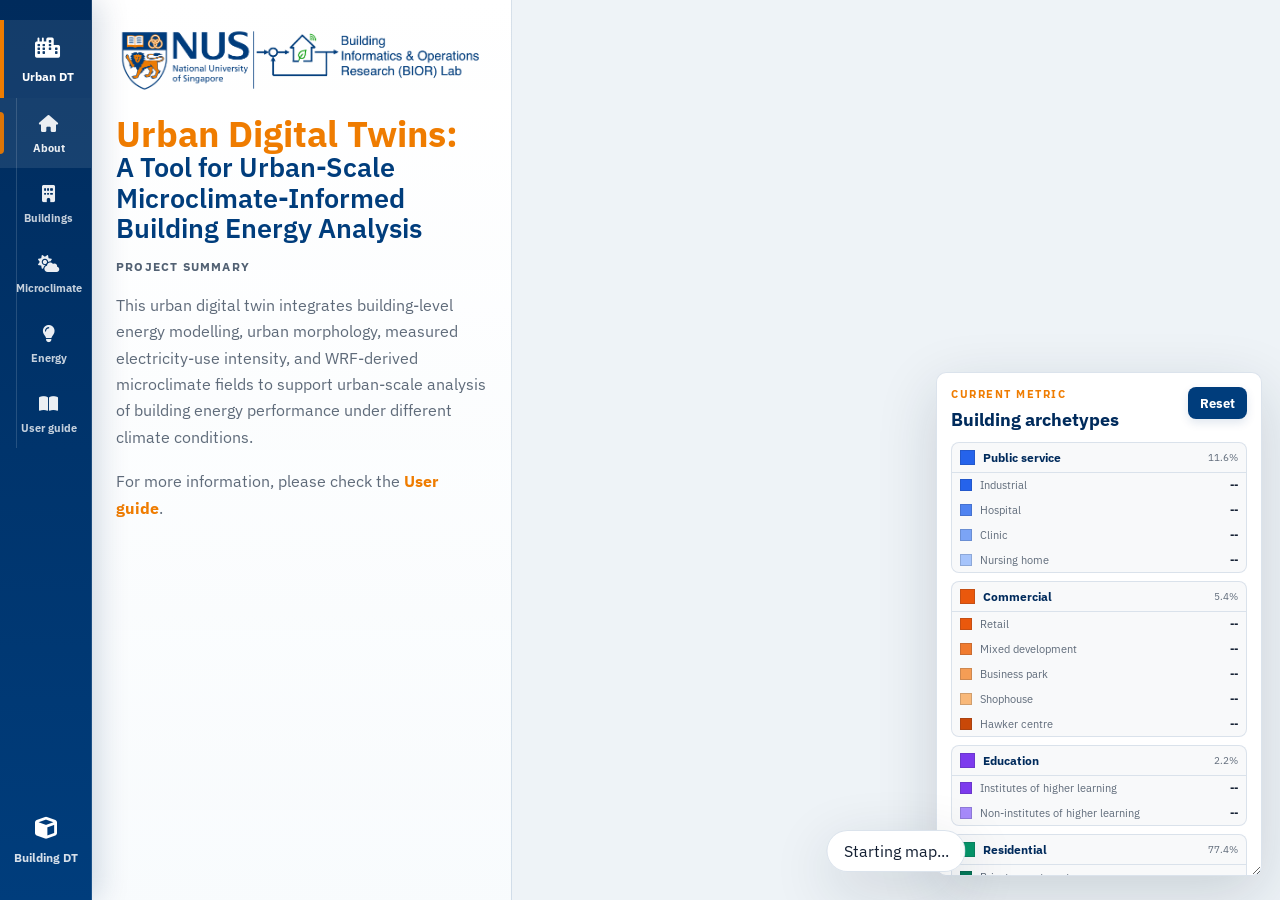
<file: index.html>
<!doctype html>
<html lang="en">
  <head>
    <meta charset="utf-8" />
    <meta name="viewport" content="width=device-width, initial-scale=1" />
    <title>BIOR Urban Digital Twins | National University of Singapore</title>

    <link rel="icon" type="image/png" href="./icon.png" />
    <link rel="apple-touch-icon" href="./icon.png" />

    <link rel="preconnect" href="https://fonts.googleapis.com" />
    <link rel="preconnect" href="https://fonts.gstatic.com" crossorigin />
    <link
      href="https://fonts.googleapis.com/css2?family=IBM+Plex+Sans:wght@400;500;600;700;800&display=swap"
      rel="stylesheet"
    />

    <link href="https://api.mapbox.com/mapbox-gl-js/v3.10.0/mapbox-gl.css" rel="stylesheet" />

    <!-- Font Awesome free icons -->
    <link
      rel="stylesheet"
      href="https://cdnjs.cloudflare.com/ajax/libs/font-awesome/6.5.2/css/all.min.css"
    />

    <link rel="stylesheet" href="src/styles.css?v=20260512-controls-v1" />

    <style>
      #resetView {
        background: #003d7c;
        color: #ffffff;
        border: none;
      }
    </style>
  </head>

  <body>
    <main id="app">
      <!-- Left navigation menu -->
      <nav class="app-nav" aria-label="Main navigation">
        <div class="nav-group nav-urban-group">
          <div class="nav-group-title">
            <span class="nav-icon"><i class="fa-solid fa-city"></i></span>
            <span>Urban DT</span>
          </div>

          <a class="app-nav-item nav-child active" href="#about">
            <span class="nav-icon"><i class="fa-solid fa-house"></i></span>
            <span>About</span>
          </a>

          <a class="app-nav-item nav-child" href="#buildings">
            <span class="nav-icon"><i class="fa-solid fa-building"></i></span>
            <span>Buildings</span>
          </a>

          <a class="app-nav-item nav-child" href="#microclimate">
            <span class="nav-icon"><i class="fa-solid fa-cloud-sun"></i></span>
            <span>Microclimate</span>
          </a>

          <a class="app-nav-item nav-child" href="#energy">
            <span class="nav-icon"><i class="fa-solid fa-lightbulb"></i></span>
            <span>Energy</span>
          </a>

          <a
            class="app-nav-item nav-child nav-guide"
            href="./guide/"
            target="_blank"
            rel="noopener noreferrer"
          >
            <span class="nav-icon"><i class="fa-solid fa-book-open"></i></span>
            <span>User guide</span>
          </a>
        </div>

        <a
          class="app-nav-item nav-building-dt"
          href="https://www.urbandt.org/buildingdt"
          target="_blank"
          rel="noopener noreferrer"
        >
          <span class="nav-icon"><i class="fa-solid fa-cube"></i></span>
          <span>Building DT</span>
        </a>
      </nav>

      <div id="map"></div>

      <section class="panel panel-left" aria-label="Map controls">
        <!-- About tab -->
        <div class="tab-panel active" id="about">
          <div class="brand">
            <div class="brand-top">
              <img src="bior_logo.png" alt="BIOR Lab logo" class="bior-logo" />
            </div>

            <h1 class="brand-title">
              <span class="title-highlight">Urban Digital Twins:</span><br />
              <span class="title-main">
                A Tool for Urban-Scale Microclimate-Informed Building Energy Analysis
              </span>
            </h1>
          </div>

          <div class="control-block">
            <span class="control-label">Project summary</span>
            <p class="guide-note">
              This urban digital twin integrates building-level energy modelling, urban morphology,
              measured electricity-use intensity, and WRF-derived microclimate fields to support
              urban-scale analysis of building energy performance under different climate conditions.
            </p>

            <p class="guide-note">
              For more information, please check the
              <a href="./guide/" target="_blank" rel="noopener noreferrer">User guide</a>.
            </p>
          </div>

        </div>

        <!-- Buildings tab -->
        <div class="tab-panel" id="buildings">
          <div class="brand">
            <div class="brand-top">
              <img src="bior_logo.png" alt="BIOR Lab logo" class="bior-logo" />
            </div>
          </div>

          <div class="control-block questions-section">
            <span class="control-label">Questions to answer:</span>
            <p class="summary-text">
              Which building archetypes and urban forms drive spatial differences in Singapore's energy demand?
            </p>
          </div>

          <div class="control-block what-how-section">
            <span class="control-label">What &amp; How:</span>
            <p class="summary-text">
              Building footprints are classified, linked to morphology and measured EUI, and aggregated to 500 m
              districts for cross-scale exploration.
            </p>
          </div>

          <div class="control-block region-filter-block">
            <span class="control-label">Region filter</span>
            <details id="regionFilterDropdown" class="region-filter-dropdown">
              <summary>
                <span id="regionFilterSummary" data-region-filter-summary>All regions</span>
                <i class="fa-solid fa-chevron-down" aria-hidden="true"></i>
              </summary>
              <div class="region-filter-menu">
                <div class="region-filter-actions">
                  <button id="regionSelectAll" type="button" data-region-select-all>Select all</button>
                  <button id="regionClearAll" type="button" data-region-clear-all>Clear</button>
                </div>
                <div id="regionFilterList" class="region-filter-list" data-region-filter-list></div>
              </div>
            </details>
          </div>

          <div class="control-block lcz-analysis-block">
            <span class="control-label">Local Climate Zone (LCZ) analysis</span>
            <div id="lczLayerButtons" class="segmented compact lcz-layer-buttons" aria-label="LCZ analysis layer">
              <button type="button" data-lcz-layer="off">Off</button>
              <button type="button" data-lcz-layer="raw">100 m LCZ</button>
              <button type="button" data-lcz-layer="grid">500 m dominant</button>
            </div>
          </div>

          <!-- Hidden default spatial resolution for buildings: building-level only -->
          <select
            id="layerMode"
            class="hidden-control"
            aria-hidden="true"
            tabindex="-1"
            style="display: none;"
          >
            <option value="buildings" selected>Individual buildings</option>
            <option value="grid">Aggregated grid cells (500 m × 500 m)</option>
            <option value="combined">Individual buildings + aggregated grid cells</option>
          </select>

          <div class="control-block metric-block">
            <span class="control-label">Building metadata</span>
            <div id="buildingMetricButtons" class="segmented compact"></div>
          </div>

          <input id="heightScale" class="hidden-control" type="range" min="0" max="2.5" value="1" step="0.1" />
          <input id="gridOpacity" class="hidden-control" type="range" min="0" max="0.9" value="0.48" step="0.03" />

          <div class="summary-strip">
            <div>
              <strong id="buildingCount">--</strong>
              <span>buildings</span>
            </div>
            <div>
              <strong id="gridCount">--</strong>
              <span>grid cells</span>
            </div>
          </div>
        </div>

        <!-- Microclimate tab -->
        <div class="tab-panel" id="microclimate">
          <div class="brand">
            <div class="brand-top">
              <img src="bior_logo.png" alt="BIOR Lab logo" class="bior-logo" />
            </div>
          </div>

          <div class="control-block questions-section">
            <span class="control-label">Questions to answer:</span>
            <p class="summary-text">
              How do representative hot, cold, and transitional weeks reshape local weather exposure across Singapore?
            </p>
          </div>

          <div class="control-block what-how-section">
            <span class="control-label">What &amp; How:</span>
            <p class="summary-text">
              Weather Research and Forecasting (WRF) representative-week outputs are converted to hourly 500 m fields for temperature, wind, humidity, and
              solar radiation.
            </p>
          </div>

          <!-- Hidden spatial resolution for microclimate: WRF results are grid-level only -->
          <select
            id="layerModeMirror"
            class="hidden-control"
            aria-hidden="true"
            tabindex="-1"
            style="display: none;"
          >
            <option value="buildings">Individual buildings</option>
            <option value="grid" selected>Aggregated grid cells (500 m × 500 m)</option>
            <option value="combined">Individual buildings + aggregated grid cells</option>
          </select>

          <div class="control-block metric-block">
            <span class="control-label">WRF representative-week weather</span>
            <div id="weatherButtons" class="segmented compact"></div>
          </div>

          <div class="control-block">
            <span class="control-label">Representative week</span>
            <div id="periodButtons" class="segmented compact three"></div>
          </div>

          <div id="weatherTimeBlock" class="control-block weather-time-block hidden-block">
            <div class="control-label-row">
              <span class="control-label">WRF time</span>
              <output id="weatherTimeLabel">--</output>
            </div>
            <div class="time-row">
              <input id="weatherTime" type="range" min="0" max="0" value="0" step="1" />
              <button id="weatherPlay" type="button">Play</button>
            </div>
          </div>

          <div class="control-block">
            <label>
              <span class="control-label">Grid opacity</span>
              <input id="gridOpacityMicroclimate" type="range" min="0" max="0.9" value="0.48" step="0.03" />
            </label>
          </div>

        </div>

        <!-- Energy tab -->
        <div class="tab-panel" id="energy">
          <div class="brand">
            <div class="brand-top">
              <img src="bior_logo.png" alt="BIOR Lab logo" class="bior-logo" />
            </div>
          </div>

          <div class="control-block questions-section">
            <span class="control-label">Questions to answer:</span>
            <p class="summary-text">
              How much does microclimate-aware modelling change building energy use across seasons and districts?
            </p>
          </div>

          <div class="control-block what-how-section">
            <span class="control-label">What &amp; How:</span>
            <p class="summary-text">
              Weekly simulations compare non-microclimate and WRF-informed cases at building and 500 m district scales.
            </p>
          </div>

          <div class="control-block">
            <label class="control-label" for="layerModeEnergy">Spatial resolution</label>
            <select id="layerModeEnergy">
              <option value="buildings" selected>Individual buildings</option>
              <option value="grid">Aggregated grid cells (500 m × 500 m)</option>
              <option value="combined">Individual buildings + aggregated grid cells</option>
            </select>
          </div>

          <div class="control-block region-filter-block">
            <span class="control-label">Building filter</span>
            <details id="regionFilterDropdownEnergy" class="region-filter-dropdown">
              <summary>
                <span id="regionFilterSummaryEnergy" data-region-filter-summary>All regions</span>
                <i class="fa-solid fa-chevron-down" aria-hidden="true"></i>
              </summary>
              <div class="region-filter-menu">
                <div class="region-filter-actions">
                  <button id="regionSelectAllEnergy" type="button" data-region-select-all>Select all</button>
                  <button id="regionClearAllEnergy" type="button" data-region-clear-all>Clear</button>
                </div>
                <div id="regionFilterListEnergy" class="region-filter-list" data-region-filter-list></div>
              </div>
            </details>
          </div>

          <div class="control-block metric-block">
            <span class="control-label">Building type</span>
            <div id="energyBuildingTypeButtons" class="segmented compact single"></div>
          </div>

          <div class="control-block metric-block">
            <label class="control-label" for="energyMetricSelect">Energy Use (weekly simulation data)</label>
            <select id="energyMetricSelect"></select>
          </div>

          <div class="control-block metric-block">
            <span class="control-label">Energy use (measured yearly data from BCA building energy benchmarks)</span>
            <div id="measuredEnergyButtons" class="button-stack"></div>
          </div>

          <div class="control-block">
            <label>
              <span class="control-label">Grid opacity</span>
              <input id="gridOpacityEnergy" type="range" min="0" max="0.9" value="0.48" step="0.03" />
            </label>
          </div>

      </section>

      <section class="panel panel-right" aria-label="Legend and selected feature">
        <div class="legend">
          <div class="legend-head">
            <div>
              <p class="eyebrow">Current metric</p>
              <h2 id="legendTitle">--</h2>
            </div>
            <button id="resetView" type="button">Reset</button>
          </div>
          <div id="legendRamp" class="legend-ramp"></div>
          <div id="legendTicks" class="legend-ticks"></div>
          <div id="typeLegend" class="type-legend hidden"></div>
        </div>
      </section>

      <section id="tokenDialog" class="token-dialog" aria-label="Mapbox token setup">
        <div class="token-card">
          <p class="eyebrow">Mapbox token required</p>
          <h2>Paste a public access token to start the map</h2>
          <p>
            The token is stored only in this browser's local storage. For public deployment, use a URL-restricted
            Mapbox public token.
          </p>
          <input id="tokenInput" type="password" placeholder="Mapbox public access token" autocomplete="off" />
          <div class="token-actions">
            <button id="tokenSave" type="button">Start map</button>
            <button id="tokenClear" type="button">Clear saved token</button>
          </div>
        </div>
      </section>

      <div id="loading" class="loading">Loading geospatial data...</div>
    </main>

    <script src="https://api.mapbox.com/mapbox-gl-js/v3.10.0/mapbox-gl.js"></script>

    <!-- Capture the Mapbox map instance created inside src/app.js -->
    <script>
      window.__biorMap = null;
      window.__biorInitialMapView = null;

      if (window.mapboxgl && window.mapboxgl.Map) {
        const OriginalMapboxMap = window.mapboxgl.Map;

        window.mapboxgl.Map = function (...args) {
          const mapInstance = new OriginalMapboxMap(...args);

          window.__biorMap = mapInstance;
          window.map = mapInstance;

          return mapInstance;
        };

        window.mapboxgl.Map.prototype = OriginalMapboxMap.prototype;
      }
    </script>

    <script src="src/config.js?v=20260509-weekly-energy-tilesets"></script>
    <script src="src/app.js?v=20260512-controls-v1"></script>

    <script>
      let microclimateDefaultsApplied = false;

      document.querySelectorAll(".app-nav-item[href^='#']").forEach((item) => {
        item.addEventListener("click", (event) => {
          const targetId = item.getAttribute("href").replace("#", "");
          const targetPanel = document.getElementById(targetId);

          if (!targetPanel || !targetPanel.classList.contains("tab-panel")) return;

          event.preventDefault();

          document.querySelectorAll(".app-nav-item").forEach((navItem) => {
            navItem.classList.remove("active");
          });

          document.querySelectorAll(".tab-panel").forEach((panel) => {
            panel.classList.remove("active");
          });

          item.classList.add("active");
          targetPanel.classList.add("active");

          if (targetId === "buildings") {
            setTimeout(activateBuildingMode, 100);
            setTimeout(activateBuildingTypeMetric, 200);
          }

          if (targetId === "microclimate") {
            setTimeout(activateMicroclimateGridMode, 100);
            setTimeout(setupMicroclimateOnce, 250);
          }

          if (targetId === "energy") {
            setTimeout(activateEnergyBuildingMode, 100);
            setTimeout(activateFirstEnergyMetric, 200);
          }
        });
      });

      function syncRange(sourceId, targetId) {
        const source = document.getElementById(sourceId);
        const target = document.getElementById(targetId);

        if (!source || !target) return;

        target.value = source.value;

        target.addEventListener("input", () => {
          source.value = target.value;
          source.dispatchEvent(new Event("input", { bubbles: true }));
        });

        source.addEventListener("input", () => {
          target.value = source.value;
        });
      }

      syncRange("gridOpacity", "gridOpacityMicroclimate");
      syncRange("gridOpacity", "gridOpacityEnergy");

      function activateBuildingMode() {
        const layerMode = document.getElementById("layerMode");
        if (!layerMode) return;

        layerMode.value = "buildings";
        layerMode.dispatchEvent(new Event("change", { bubbles: true }));
      }

      function activateMicroclimateGridMode() {
        const layerMode = document.getElementById("layerMode");
        const layerModeMirror = document.getElementById("layerModeMirror");

        if (layerModeMirror) {
          layerModeMirror.value = "grid";
        }

        if (layerMode) {
          layerMode.value = "grid";
          layerMode.dispatchEvent(new Event("change", { bubbles: true }));
        }
      }

      function activateEnergyBuildingMode() {
        const layerMode = document.getElementById("layerMode");
        const layerModeEnergy = document.getElementById("layerModeEnergy");

        if (layerModeEnergy) {
          layerModeEnergy.value = "buildings";
        }

        if (layerMode) {
          layerMode.value = "buildings";
          layerMode.dispatchEvent(new Event("change", { bubbles: true }));
        }
      }

      function activateBuildingTypeMetric() {
        const container = document.getElementById("buildingMetricButtons");
        if (!container) return;

        const typeButton = Array.from(container.querySelectorAll("button")).find((button) => {
          return button.textContent.trim().toLowerCase() === "type";
        });

        if (typeButton && !typeButton.classList.contains("active")) {
          typeButton.click();
        }
      }

      function activateFirstEnergyMetric() {
        const energyPanel = document.getElementById("energy");
        const simulationSelect = document.getElementById("energyMetricSelect");

        if (!energyPanel || !energyPanel.classList.contains("active")) return;
        if (!simulationSelect || !simulationSelect.options.length) return;

        const firstOption = Array.from(simulationSelect.options).find((option) => option.value && !option.disabled);
        if (!firstOption) return;

        simulationSelect.value = firstOption.value;
        simulationSelect.dispatchEvent(new Event("change", { bubbles: true }));
      }

      function applyWeatherButtonOrder() {
        const container = document.getElementById("weatherButtons");
        if (!container) return;

        const orderMap = {
          t2m: 1,
          wind10m: 2,
          rh2m: 3,
          swdown: 4
        };

        Array.from(container.querySelectorAll("button")).forEach((button) => {
          const label = button.textContent.trim().toLowerCase();
          button.style.order = orderMap[label] || 99;
        });
      }

      function clickButtonByText(containerId, text) {
        const container = document.getElementById(containerId);
        if (!container) return false;

        const targetButton = Array.from(container.querySelectorAll("button")).find((button) => {
          return button.textContent.trim().toLowerCase() === text.toLowerCase();
        });

        if (!targetButton) return false;

        if (!targetButton.classList.contains("active")) {
          targetButton.click();
        }

        return true;
      }

      function setupMicroclimateOnce() {
        const microclimatePanel = document.getElementById("microclimate");
        if (!microclimatePanel || !microclimatePanel.classList.contains("active")) return;

        applyWeatherButtonOrder();

        if (microclimateDefaultsApplied) return;

        let attempts = 0;

        const timer = setInterval(() => {
          attempts += 1;

          applyWeatherButtonOrder();

          const temperatureReady = clickButtonByText("weatherButtons", "2 m air temperature");
          const hotReady = clickButtonByText("periodButtons", "Relatively hot season (May)");

          if ((temperatureReady && hotReady) || attempts > 20) {
            microclimateDefaultsApplied = true;
            clearInterval(timer);
          }
        }, 100);
      }

      function getBiorMap() {
        return window.__biorMap || window.map || null;
      }

      function captureInitialMapView() {
        const map = getBiorMap();

        if (!map || window.__biorInitialMapView) return;
        if (typeof map.getCenter !== "function") return;

        window.__biorInitialMapView = {
          center: map.getCenter(),
          zoom: map.getZoom(),
          pitch: map.getPitch(),
          bearing: map.getBearing()
        };
      }

      function resetToInitialMapView() {
        const map = getBiorMap();

        if (!map || !window.__biorInitialMapView) return;

        map.flyTo({
          center: window.__biorInitialMapView.center,
          zoom: window.__biorInitialMapView.zoom,
          pitch: window.__biorInitialMapView.pitch,
          bearing: window.__biorInitialMapView.bearing,
          duration: 900,
          essential: true
        });
      }

      function setupResetButton() {
        const resetButton = document.getElementById("resetView");
        if (!resetButton) return;

        resetButton.addEventListener(
          "click",
          (event) => {
            event.preventDefault();
            event.stopPropagation();
            resetToInitialMapView();
          },
          true
        );
      }

      function waitForMapAndCaptureInitialView() {
        let attempts = 0;

        const timer = setInterval(() => {
          attempts += 1;

          const map = getBiorMap();

          if (map && typeof map.getCenter === "function") {
            if (typeof map.loaded === "function" && map.loaded()) {
              captureInitialMapView();
              clearInterval(timer);
              return;
            }

            if (typeof map.once === "function") {
              map.once("idle", () => {
                captureInitialMapView();
              });

              clearInterval(timer);
              return;
            }
          }

          if (attempts > 50) {
            clearInterval(timer);
          }
        }, 200);
      }

      const layerModeEnergy = document.getElementById("layerModeEnergy");
      const layerMode = document.getElementById("layerMode");

      if (layerModeEnergy && layerMode) {
        layerModeEnergy.value = "buildings";

        layerModeEnergy.addEventListener("change", () => {
          layerMode.value = layerModeEnergy.value;
          layerMode.dispatchEvent(new Event("change", { bubbles: true }));
        });
      }

      window.addEventListener("load", () => {
        setTimeout(activateBuildingMode, 400);
        setTimeout(activateBuildingTypeMetric, 600);
        setTimeout(applyWeatherButtonOrder, 800);
        setTimeout(setupResetButton, 1000);
        setTimeout(waitForMapAndCaptureInitialView, 1100);
      });

      const buildingMetricButtons = document.getElementById("buildingMetricButtons");

      if (buildingMetricButtons) {
        const observer = new MutationObserver(() => {
          activateBuildingTypeMetric();
        });

        observer.observe(buildingMetricButtons, {
          childList: true,
          subtree: true
        });
      }

      const weatherButtons = document.getElementById("weatherButtons");

      if (weatherButtons) {
        const weatherObserver = new MutationObserver(() => {
          applyWeatherButtonOrder();
        });

        weatherObserver.observe(weatherButtons, {
          childList: true
        });
      }
    </script>
  </body>
</html>
</file>
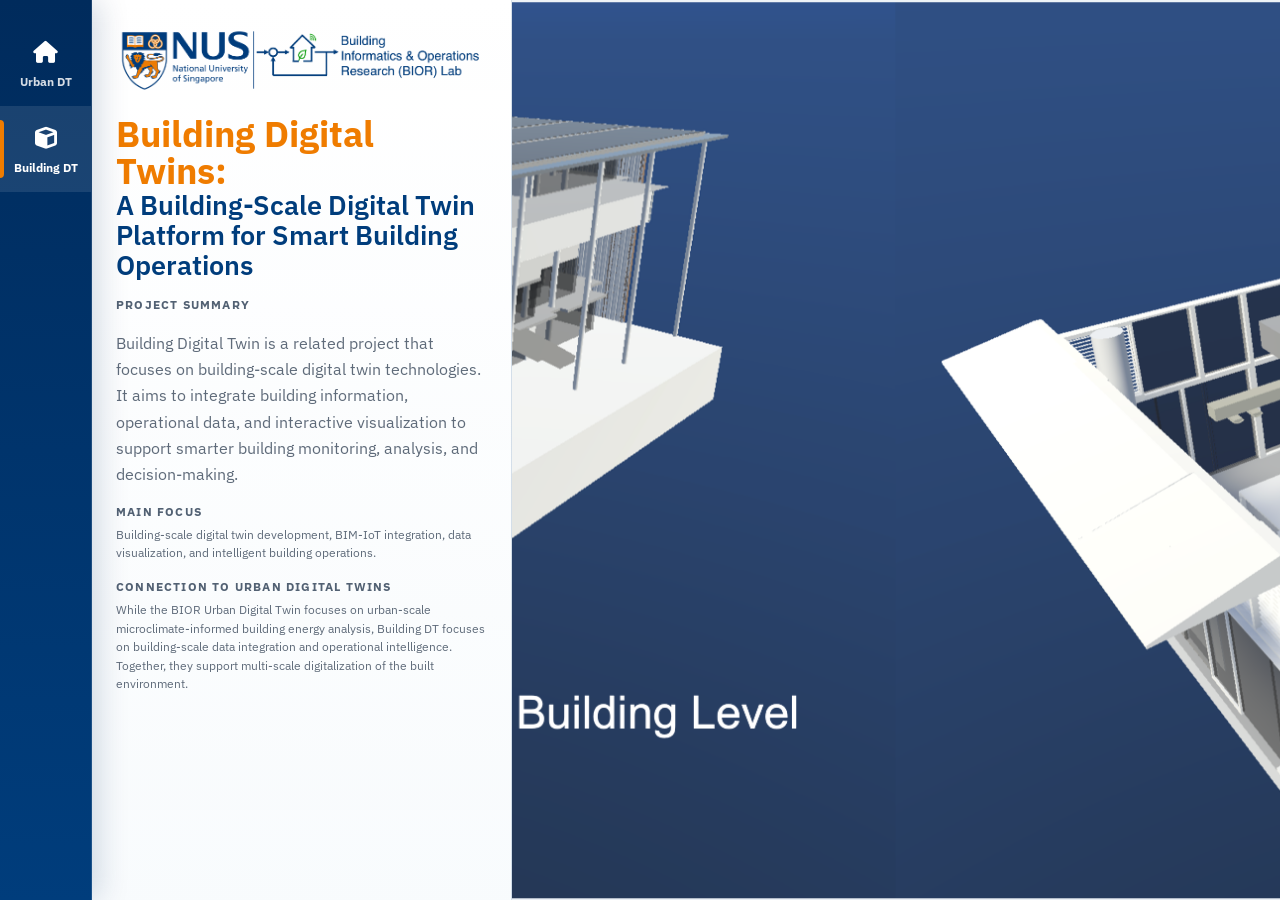
<file: building_DT/index.html>
<!doctype html>
<html lang="en">
  <head>
    <meta charset="utf-8" />
    <meta name="viewport" content="width=device-width, initial-scale=1" />
    <title>Building Digital Twin | BIOR Lab</title>

    <link rel="icon" type="image/png" href="../icon.png" />
    <link rel="apple-touch-icon" href="../icon.png" />

    <link rel="preconnect" href="https://fonts.googleapis.com" />
    <link rel="preconnect" href="https://fonts.gstatic.com" crossorigin />
    <link
      href="https://fonts.googleapis.com/css2?family=IBM+Plex+Sans:wght@400;500;600;700;800&display=swap"
      rel="stylesheet"
    />

    <link
      rel="stylesheet"
      href="https://cdnjs.cloudflare.com/ajax/libs/font-awesome/6.5.2/css/all.min.css"
    />

    <link rel="stylesheet" href="../src/styles.css" />

    <style>
      .building-dt-visual {
        position: relative;
        grid-column: 3;
        grid-row: 1;
        width: 100%;
        height: 100vh;
        overflow: hidden;
        background: #eef3f7;
      }

      .building-dt-visual img {
        width: 100%;
        height: 100%;
        object-fit: cover;
        object-position: center center;
        display: block;
      }

      @media (max-width: 860px) {
        .building-dt-visual {
          order: 2;
          grid-column: auto;
          grid-row: auto;
          width: 100%;
          height: 62vh;
          min-height: 420px;
        }

        .building-dt-visual img {
          width: 100%;
          height: 100%;
          object-fit: cover;
        }
      }
    </style>
  </head>

  <body>
    <main id="app">
      <!-- Left navigation menu -->
      <nav class="app-nav" aria-label="Main navigation">
        <a class="app-nav-item" href="../">
          <span class="nav-icon"><i class="fa-solid fa-house"></i></span>
          <span>Urban DT</span>
        </a>

        <a class="app-nav-item active" href="./">
          <span class="nav-icon"><i class="fa-solid fa-cube"></i></span>
          <span>Building DT</span>
        </a>
      </nav>

      <!-- Static image replacing the map -->
      <section class="building-dt-visual" aria-label="Building digital twin visual">
        <img src="../DT_Horizontal.png" alt="Building digital twin overview" />
      </section>

      <!-- Left information panel -->
      <section class="panel panel-left" aria-label="Building DT information">
        <div class="tab-panel active">
          <div class="brand">
            <div class="brand-top">
              <img src="../bior_logo.png" alt="BIOR Lab logo" class="bior-logo" />
            </div>

            <h1 class="brand-title">
              <span class="title-highlight">Building Digital Twins:</span><br />
              <span class="title-main">
                A Building-Scale Digital Twin Platform for Smart Building Operations
              </span>
            </h1>
          </div>

          <div class="control-block">
            <span class="control-label">Project summary</span>

            <p class="guide-note">
              Building Digital Twin is a related project that focuses on building-scale digital twin
              technologies. It aims to integrate building information, operational data, and
              interactive visualization to support smarter building monitoring, analysis, and
              decision-making.
            </p>
          </div>

          <div class="control-block">
            <span class="control-label">Main focus</span>
            <p class="summary-text">
              Building-scale digital twin development, BIM-IoT integration, data visualization,
              and intelligent building operations.
            </p>
          </div>

          <div class="control-block">
            <span class="control-label">Connection to Urban Digital Twins</span>
            <p class="summary-text">
              While the BIOR Urban Digital Twin focuses on urban-scale microclimate-informed
              building energy analysis, Building DT focuses on building-scale data integration
              and operational intelligence. Together, they support multi-scale digitalization of
              the built environment.
            </p>
          </div>
        </div>
      </section>
    </main>
  </body>
</html>
</file>
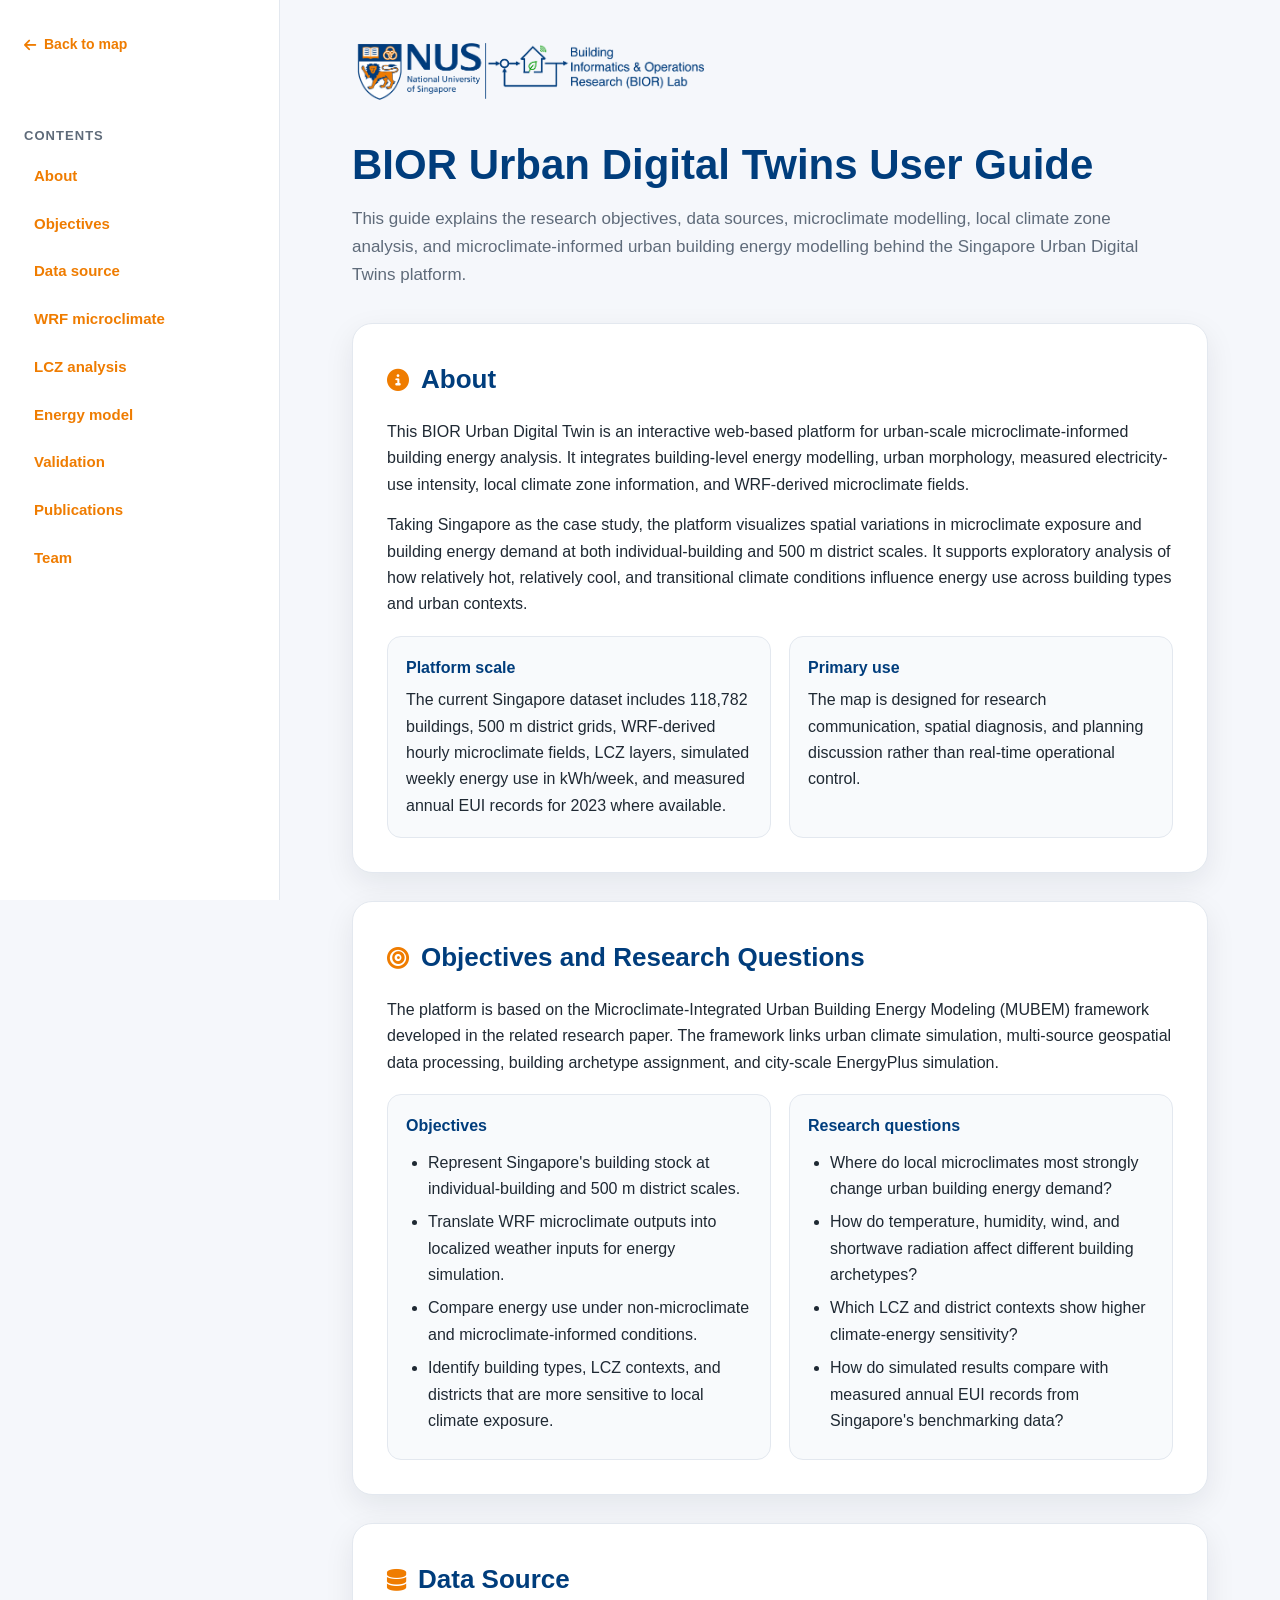
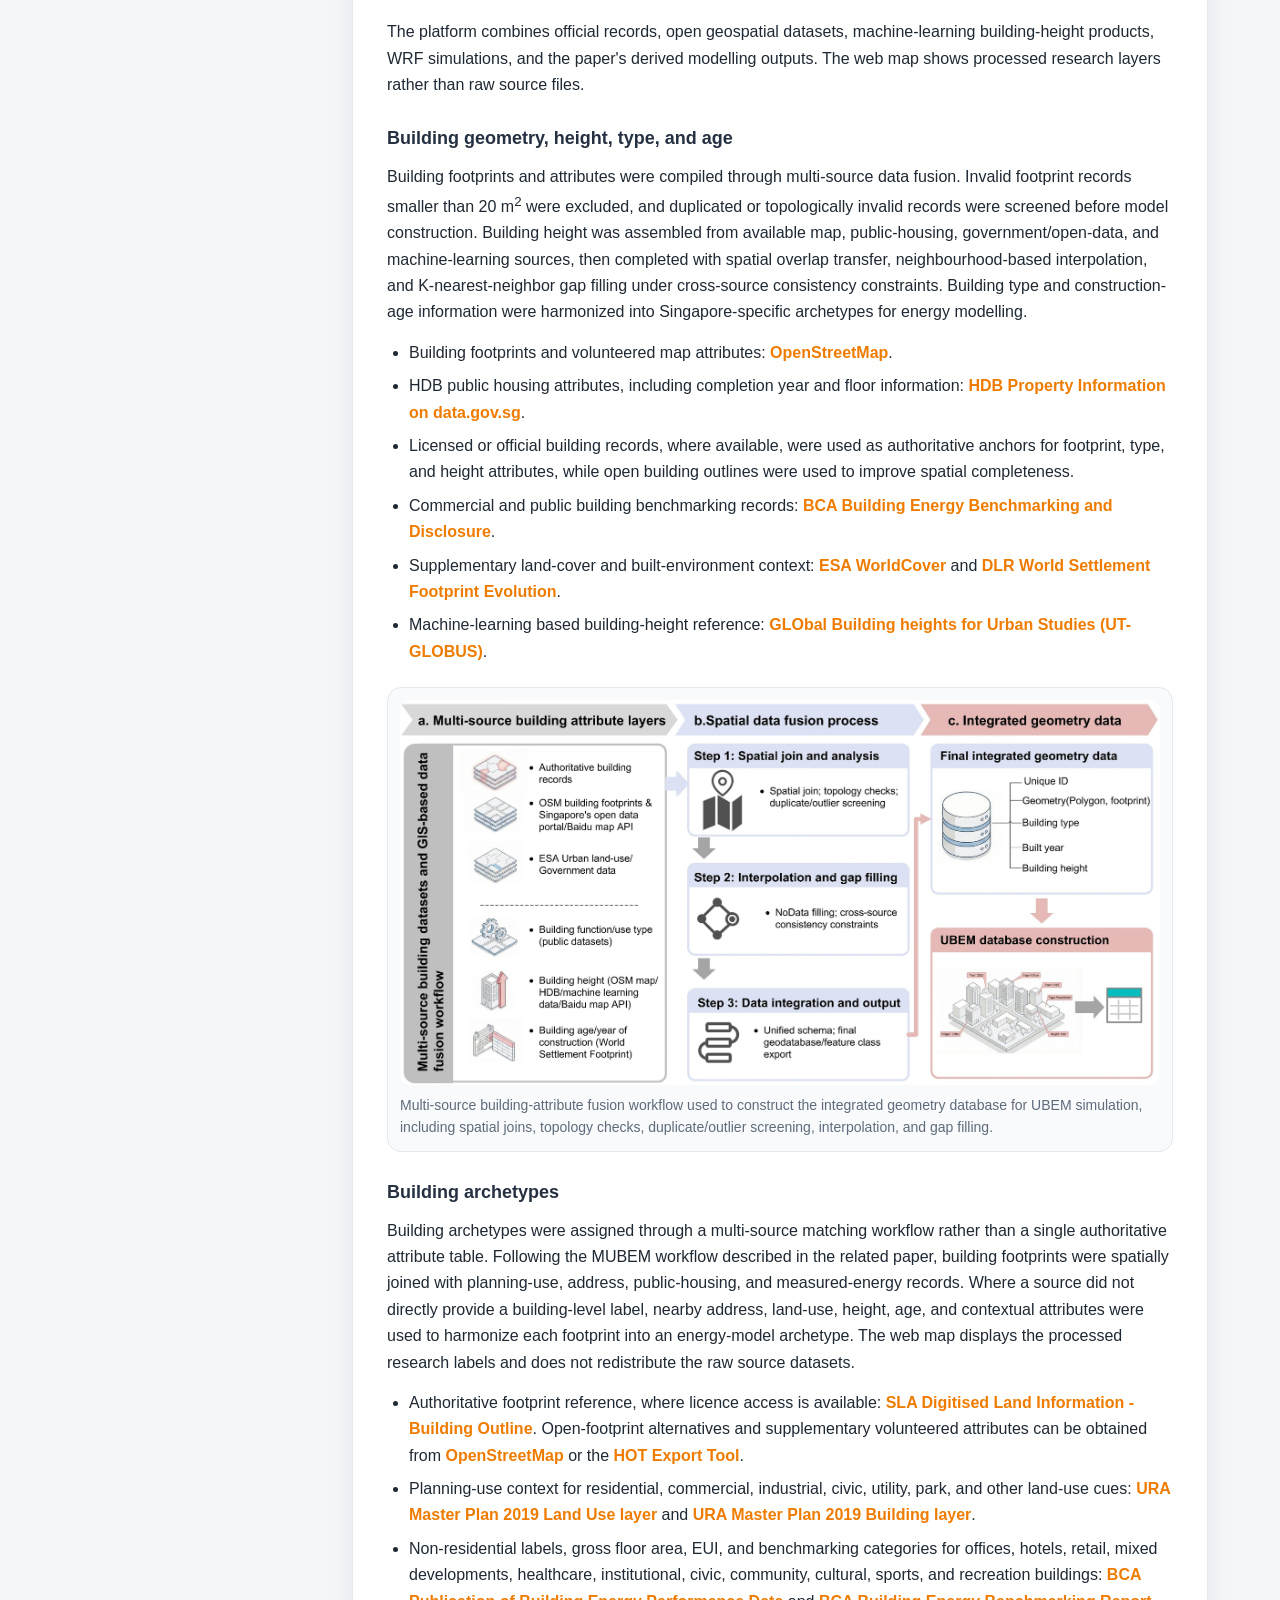
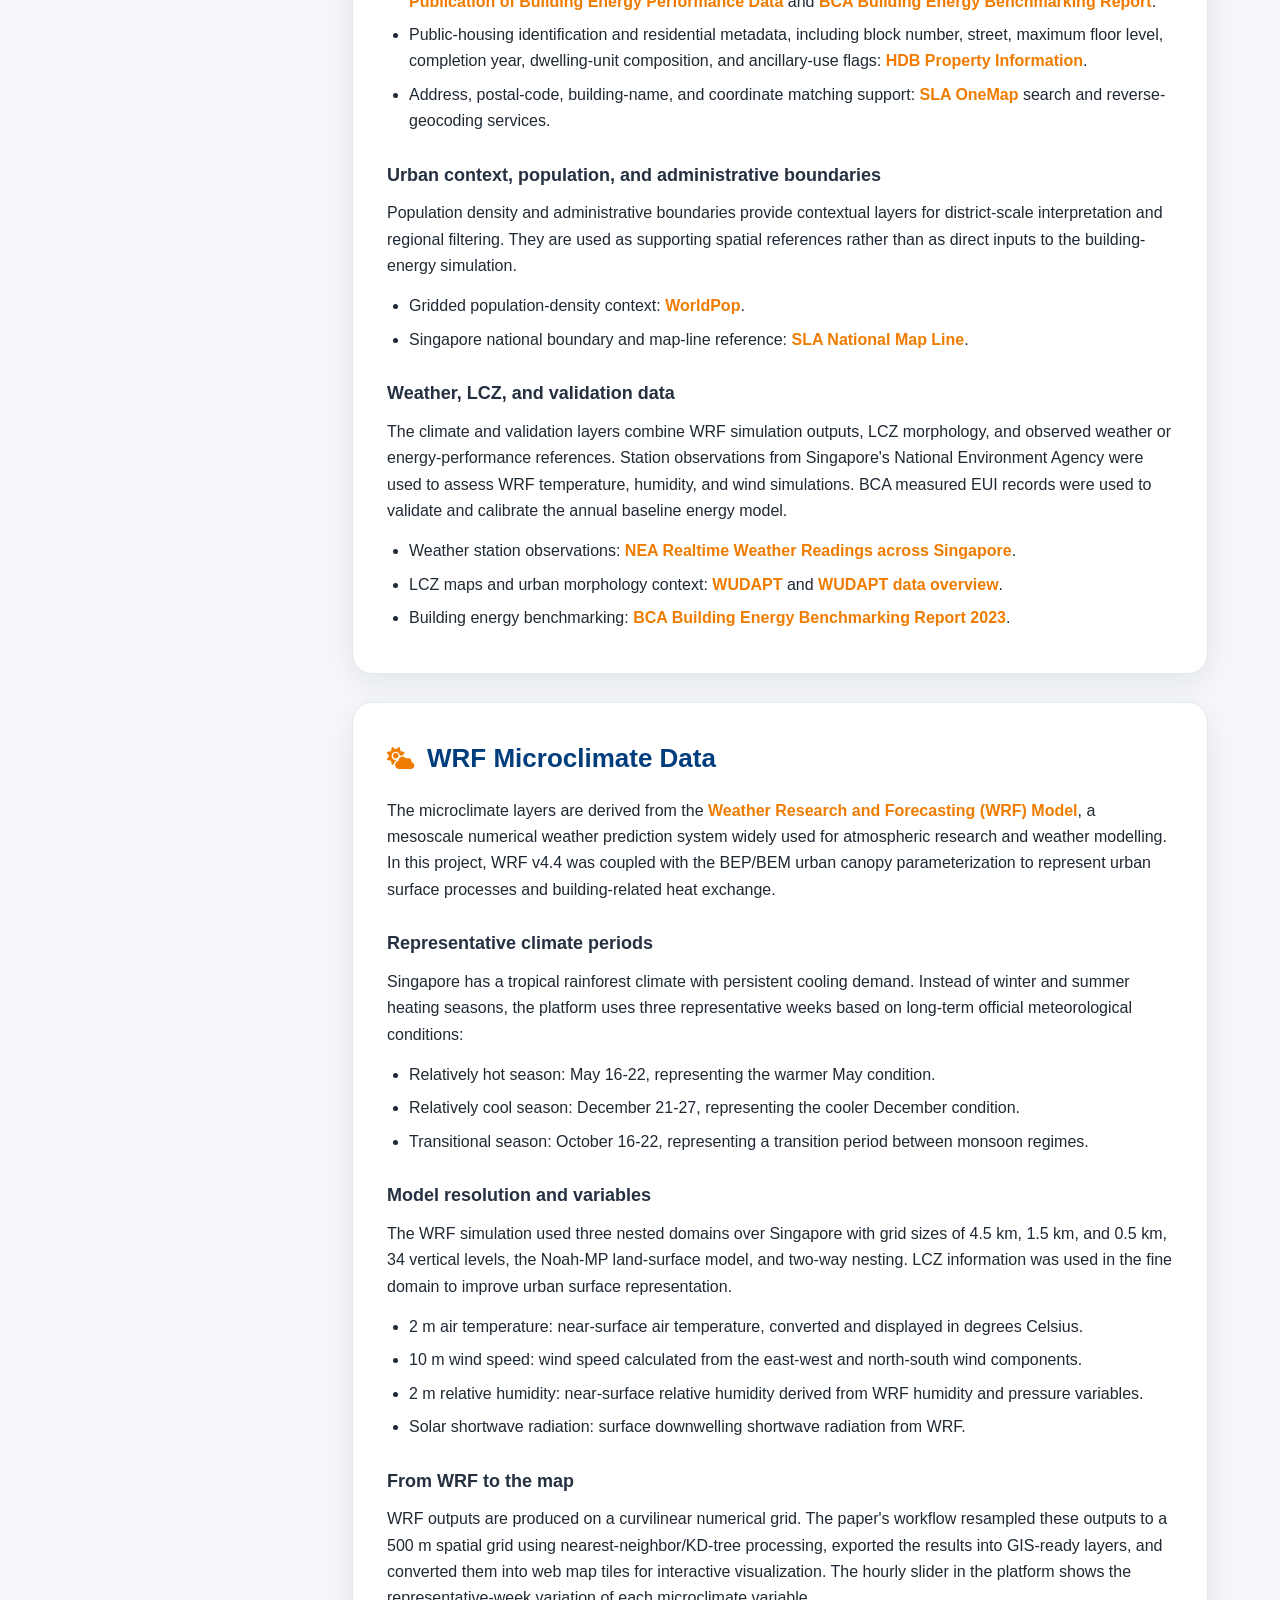
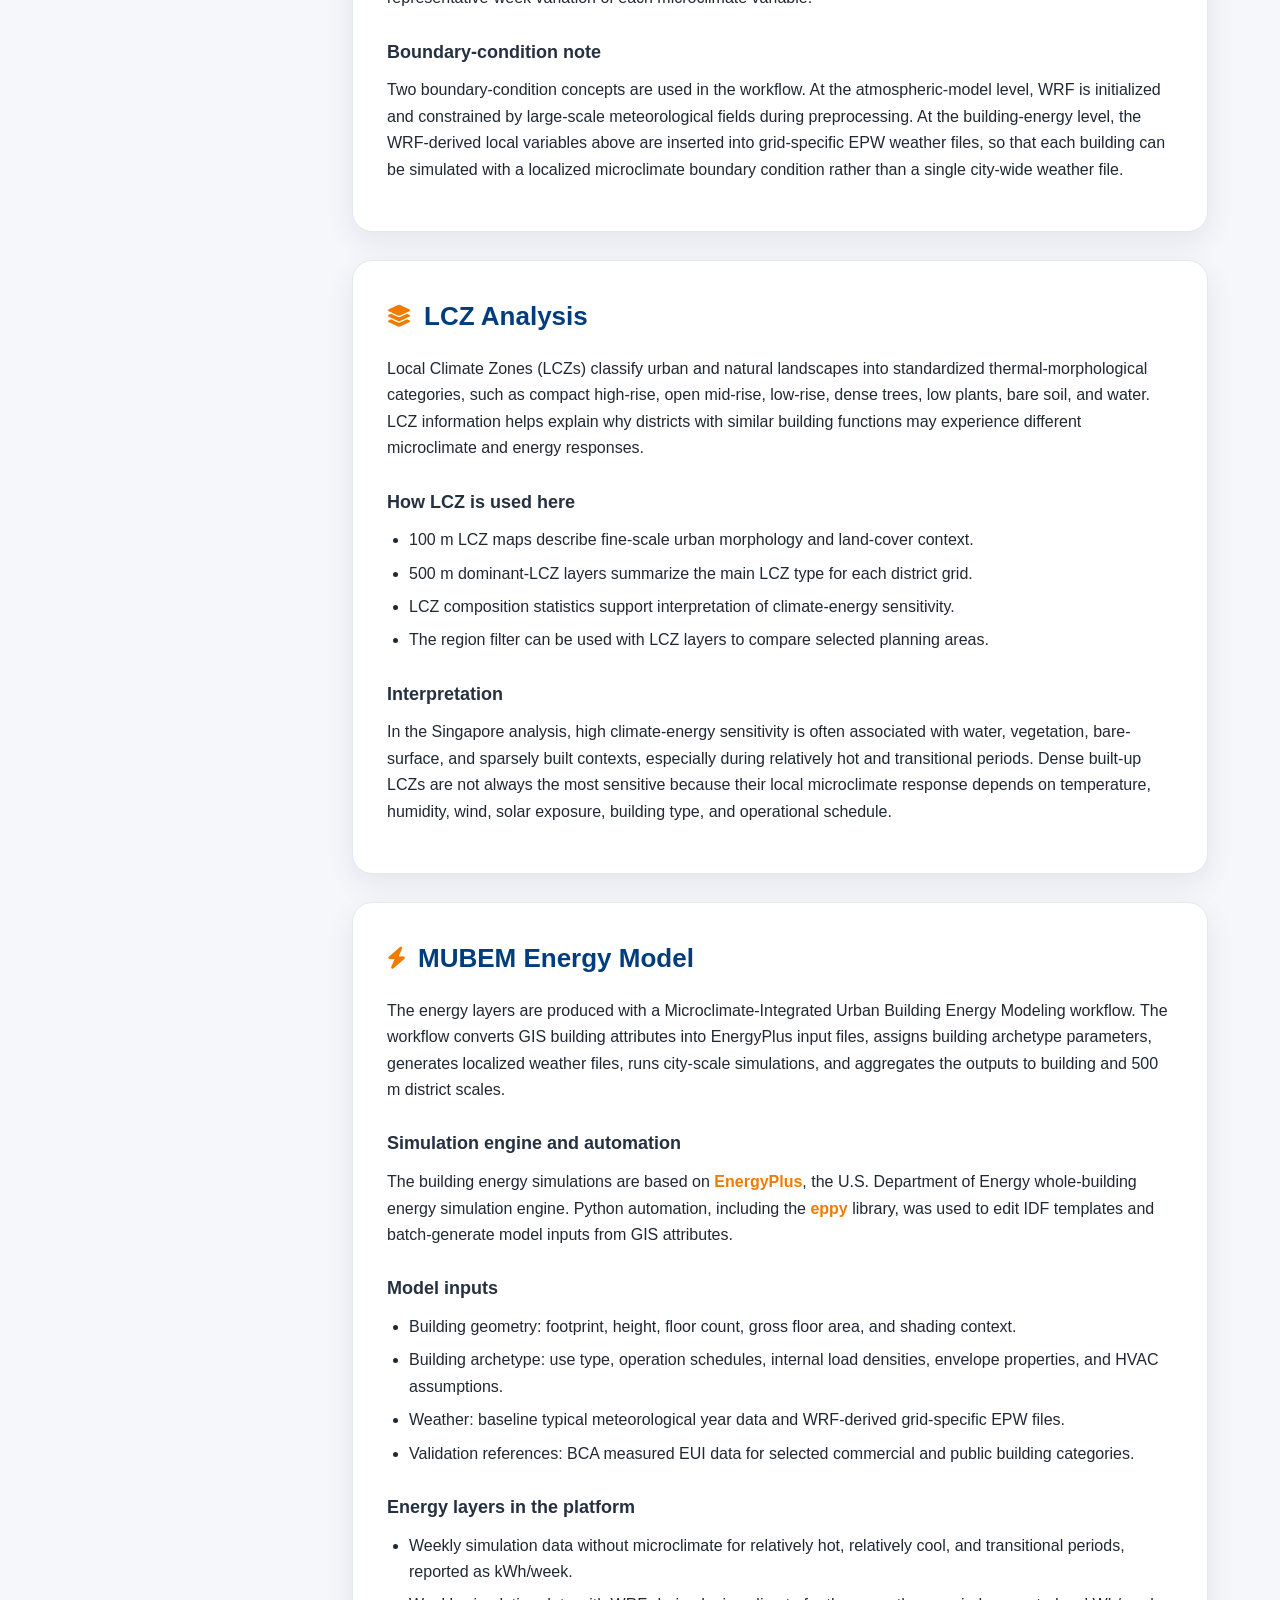
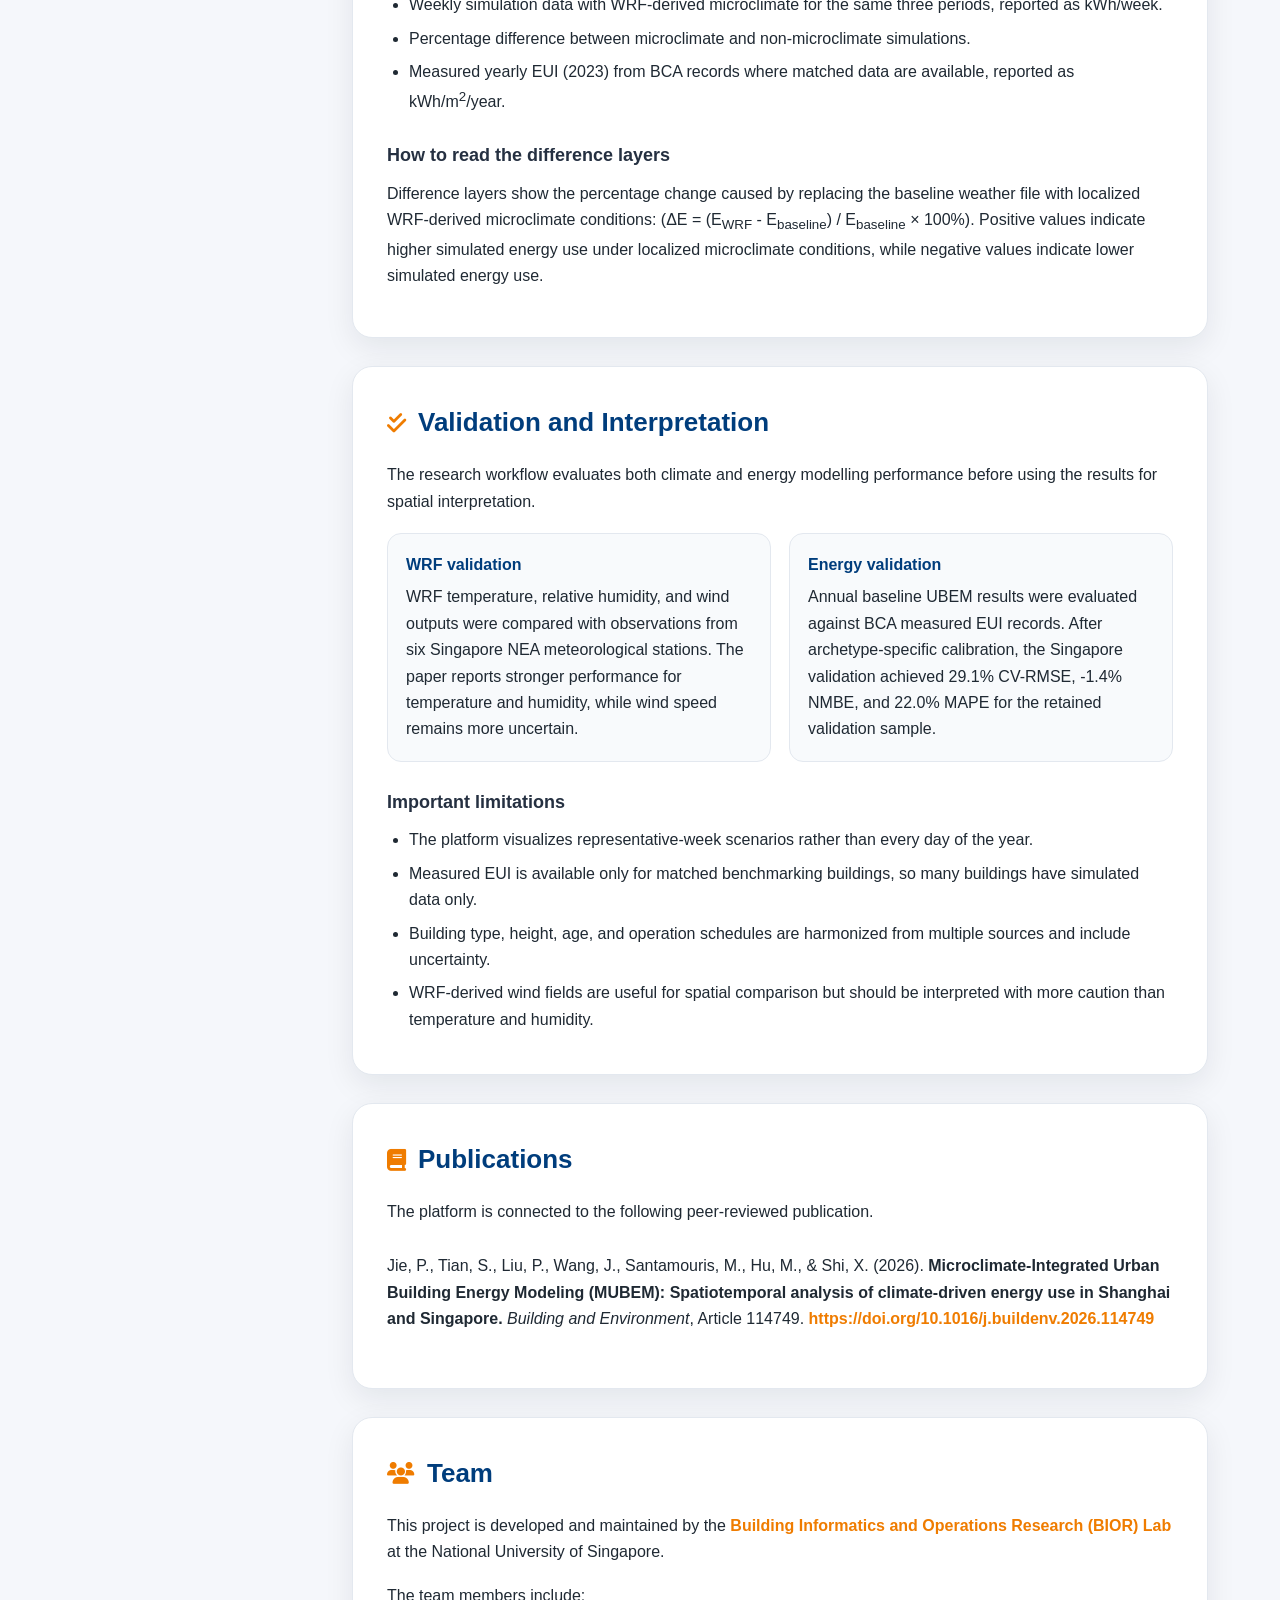
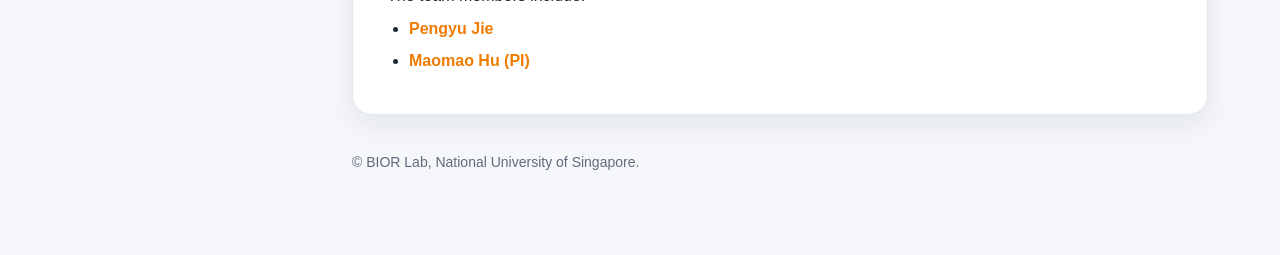
<file: guide/index.html>
<!DOCTYPE html>
<html lang="en">
<head>
  <meta charset="UTF-8" />
  <meta name="viewport" content="width=device-width, initial-scale=1.0" />
  <title>User guide | Urban Digital Twins</title>

  <link rel="icon" href="../icon.png" />
  <link rel="stylesheet" href="https://cdnjs.cloudflare.com/ajax/libs/font-awesome/6.5.0/css/all.min.css" />

  <style>
    :root {
      --nus-blue: #003d7c;
      --nus-orange: #ef7c00;
      --text-main: #1f2933;
      --text-muted: #5f6b7a;
      --bg-main: #f5f7fb;
      --bg-card: #ffffff;
      --border: #e3e8ef;
      --shadow: 0 10px 30px rgba(15, 23, 42, 0.08);
    }

    * {
      box-sizing: border-box;
    }

    html {
      scroll-behavior: smooth;
    }

    body {
      margin: 0;
      font-family: Arial, Helvetica, sans-serif;
      background: var(--bg-main);
      color: var(--text-main);
      line-height: 1.65;
    }

    a {
      color: var(--nus-orange);
      text-decoration: none;
      font-weight: 700;
    }

    a:hover {
      color: var(--nus-blue);
      text-decoration: underline;
    }

    .page {
      display: grid;
      grid-template-columns: 280px minmax(0, 1fr);
      min-height: 100vh;
    }

    .sidebar {
      position: sticky;
      top: 0;
      height: 100vh;
      padding: 32px 24px;
      background: #ffffff;
      border-right: 1px solid var(--border);
      overflow-y: auto;
    }

    .back-link {
      display: inline-flex;
      align-items: center;
      gap: 8px;
      margin-bottom: 48px;
      color: var(--nus-orange);
      font-size: 14px;
      font-weight: 700;
      text-decoration: none;
    }

    .back-link:hover {
      color: var(--nus-blue);
      text-decoration: none;
    }

    .nav-title {
      margin: 20px 0 10px;
      font-size: 13px;
      font-weight: 700;
      color: var(--text-muted);
      text-transform: uppercase;
      letter-spacing: 0.08em;
    }

    .nav-list {
      list-style: none;
      padding: 0;
      margin: 0;
    }

    .nav-list a {
      display: block;
      padding: 8px 10px;
      border-radius: 8px;
      color: var(--nus-orange);
      font-size: 15px;
      font-weight: 700;
      text-decoration: none;
    }

    .nav-list a:hover {
      background: #fff4e8;
      color: var(--nus-blue);
      text-decoration: none;
    }

    .content {
      padding: 36px 72px 80px;
      max-width: 1180px;
    }

    .top-logo {
      display: flex;
      justify-content: flex-start;
      align-items: center;
      margin-bottom: 34px;
    }

    .top-logo img {
      width: 360px;
      max-width: 100%;
      height: auto;
    }

    .hero {
      margin-bottom: 34px;
    }

    .eyebrow {
      margin-bottom: 10px;
      color: var(--nus-orange);
      font-size: 13px;
      font-weight: 800;
      letter-spacing: 0.12em;
      text-transform: uppercase;
    }

    h1 {
      margin: 0 0 16px;
      color: var(--nus-blue);
      font-size: 42px;
      line-height: 1.15;
    }

    .hero p {
      max-width: 820px;
      margin: 0;
      color: var(--text-muted);
      font-size: 17px;
    }

    section {
      margin-top: 28px;
      padding: 34px;
      background: var(--bg-card);
      border: 1px solid var(--border);
      border-radius: 20px;
      box-shadow: var(--shadow);
    }

    h2 {
      display: flex;
      align-items: center;
      gap: 12px;
      margin: 0 0 18px;
      color: var(--nus-blue);
      font-size: 26px;
    }

    h2 i {
      color: var(--nus-orange);
      font-size: 22px;
    }

    h3 {
      margin: 26px 0 10px;
      color: #253041;
      font-size: 18px;
    }

    p {
      margin: 0 0 14px;
    }

    ul {
      margin: 10px 0 0;
      padding-left: 22px;
    }

    li {
      margin: 7px 0;
    }

    .info-grid {
      display: grid;
      grid-template-columns: repeat(2, minmax(0, 1fr));
      gap: 18px;
      margin-top: 18px;
    }

    .info-card {
      padding: 18px;
      background: #f8fafc;
      border: 1px solid var(--border);
      border-radius: 14px;
    }

    .info-card strong {
      display: block;
      margin-bottom: 6px;
      color: var(--nus-blue);
    }

    .data-fusion-figure {
      margin: 22px 0 8px;
      padding: 12px;
      background: #f8fafc;
      border: 1px solid var(--border);
      border-radius: 14px;
    }

    .data-fusion-figure img {
      display: block;
      width: 100%;
      height: auto;
      border-radius: 10px;
    }

    .data-fusion-figure figcaption {
      margin-top: 10px;
      color: var(--text-muted);
      font-size: 14px;
      line-height: 1.55;
    }

    .team-intro {
      margin-top: 18px;
      margin-bottom: 6px;
      text-align: left;
    }

    .team-list {
      margin-top: 0;
      padding-left: 22px;
    }

    .team-list li {
      margin: 6px 0;
    }

    .publication-list {
      padding-left: 0;
      list-style: none;
    }

    .publication-list li {
      padding: 14px 0;
      border-bottom: 1px solid var(--border);
    }

    .publication-list li:last-child {
      border-bottom: none;
    }

    .footer {
      margin-top: 36px;
      color: var(--text-muted);
      font-size: 14px;
    }

    @media (max-width: 900px) {
      .page {
        grid-template-columns: 1fr;
      }

      .sidebar {
        position: relative;
        height: auto;
        border-right: none;
        border-bottom: 1px solid var(--border);
      }

      .content {
        padding: 28px 22px 60px;
      }

      .top-logo img {
        width: 300px;
      }

      h1 {
        font-size: 34px;
      }

      .info-grid {
        grid-template-columns: 1fr;
      }
    }
  </style>
</head>

<body>
  <div class="page">
    <aside class="sidebar">
      <a class="back-link" href="../">
        <i class="fa-solid fa-arrow-left"></i>
        Back to map
      </a>

      <div class="nav-title">Contents</div>
      <ul class="nav-list">
        <li><a href="#about">About</a></li>
        <li><a href="#objectives">Objectives</a></li>
        <li><a href="#data">Data source</a></li>
        <li><a href="#microclimate">WRF microclimate</a></li>
        <li><a href="#lcz">LCZ analysis</a></li>
        <li><a href="#energy">Energy model</a></li>
        <li><a href="#validation">Validation</a></li>
        <li><a href="#publications">Publications</a></li>
        <li><a href="#team">Team</a></li>
      </ul>
    </aside>

    <main class="content">
      <div class="top-logo">
        <img src="../bior_logo.png" alt="BIOR Lab logo" />
      </div>

      <div class="hero">
        <h1>BIOR Urban Digital Twins User Guide</h1>
        <p>
          This guide explains the research objectives, data sources, microclimate modelling,
          local climate zone analysis, and microclimate-informed urban building energy modelling
          behind the Singapore Urban Digital Twins platform.
        </p>
      </div>

      <section id="about">
        <h2><i class="fa-solid fa-circle-info"></i>About</h2>

        <p>
          This BIOR Urban Digital Twin is an interactive web-based platform for urban-scale
          microclimate-informed building energy analysis. It integrates building-level energy
          modelling, urban morphology, measured electricity-use intensity, local climate zone
          information, and WRF-derived microclimate fields.
        </p>

        <p>
          Taking Singapore as the case study, the platform visualizes spatial variations in
          microclimate exposure and building energy demand at both individual-building and 500 m
          district scales. It supports exploratory analysis of how relatively hot, relatively cool,
          and transitional climate conditions influence energy use across building types and urban
          contexts.
        </p>

        <div class="info-grid">
          <div class="info-card">
            <strong>Platform scale</strong>
            The current Singapore dataset includes 118,782 buildings, 500 m district grids,
            WRF-derived hourly microclimate fields, LCZ layers, simulated weekly energy use
            in kWh/week, and measured annual EUI records for 2023 where available.
          </div>

          <div class="info-card">
            <strong>Primary use</strong>
            The map is designed for research communication, spatial diagnosis, and planning
            discussion rather than real-time operational control.
          </div>
        </div>
      </section>

      <section id="objectives">
        <h2><i class="fa-solid fa-bullseye"></i>Objectives and Research Questions</h2>

        <p>
          The platform is based on the Microclimate-Integrated Urban Building Energy Modeling
          (MUBEM) framework developed in the related research paper. The framework links urban
          climate simulation, multi-source geospatial data processing, building archetype
          assignment, and city-scale EnergyPlus simulation.
        </p>

        <div class="info-grid">
          <div class="info-card">
            <strong>Objectives</strong>
            <ul>
              <li>Represent Singapore's building stock at individual-building and 500 m district scales.</li>
              <li>Translate WRF microclimate outputs into localized weather inputs for energy simulation.</li>
              <li>Compare energy use under non-microclimate and microclimate-informed conditions.</li>
              <li>Identify building types, LCZ contexts, and districts that are more sensitive to local climate exposure.</li>
            </ul>
          </div>

          <div class="info-card">
            <strong>Research questions</strong>
            <ul>
              <li>Where do local microclimates most strongly change urban building energy demand?</li>
              <li>How do temperature, humidity, wind, and shortwave radiation affect different building archetypes?</li>
              <li>Which LCZ and district contexts show higher climate-energy sensitivity?</li>
              <li>How do simulated results compare with measured annual EUI records from Singapore's benchmarking data?</li>
            </ul>
          </div>
        </div>
      </section>

      <section id="data">
        <h2><i class="fa-solid fa-database"></i>Data Source</h2>

        <p>
          The platform combines official records, open geospatial datasets, machine-learning
          building-height products, WRF simulations, and the paper's derived modelling outputs.
          The web map shows processed research layers rather than raw source files.
        </p>

        <h3>Building geometry, height, type, and age</h3>
        <p>
          Building footprints and attributes were compiled through multi-source data fusion.
          Invalid footprint records smaller than 20 m<sup>2</sup> were excluded, and duplicated
          or topologically invalid records were screened before model construction. Building
          height was assembled from available map, public-housing, government/open-data, and
          machine-learning sources, then completed with spatial overlap transfer,
          neighbourhood-based interpolation, and K-nearest-neighbor gap filling under
          cross-source consistency constraints. Building type and construction-age information
          were harmonized into Singapore-specific archetypes for energy modelling.
        </p>

        <ul>
          <li>
            Building footprints and volunteered map attributes:
            <a href="https://www.openstreetmap.org/about/en" target="_blank" rel="noopener noreferrer">OpenStreetMap</a>.
          </li>
          <li>
            HDB public housing attributes, including completion year and floor information:
            <a href="https://data.gov.sg/dataset/hdb-property-information" target="_blank" rel="noopener noreferrer">HDB Property Information on data.gov.sg</a>.
          </li>
          <li>
            Licensed or official building records, where available, were used as authoritative
            anchors for footprint, type, and height attributes, while open building outlines
            were used to improve spatial completeness.
          </li>
          <li>
            Commercial and public building benchmarking records:
            <a href="https://www1.bca.gov.sg/buildsg/sustainability/regulatory-requirements-for-existing-buildings/bca-building-energy-benchmarking-and-disclosure" target="_blank" rel="noopener noreferrer">BCA Building Energy Benchmarking and Disclosure</a>.
          </li>
          <li>
            Supplementary land-cover and built-environment context:
            <a href="https://esa-worldcover.org/en" target="_blank" rel="noopener noreferrer">ESA WorldCover</a>
            and
            <a href="https://web.geoservice.dlr.de/web/datasets/wsf_evo" target="_blank" rel="noopener noreferrer">DLR World Settlement Footprint Evolution</a>.
          </li>
          <li>
            Machine-learning based building-height reference:
            <a href="https://www.nature.com/articles/s41597-024-03719-w" target="_blank" rel="noopener noreferrer">GLObal Building heights for Urban Studies (UT-GLOBUS)</a>.
          </li>
        </ul>

        <figure class="data-fusion-figure">
          <img src="assets/fig3-data-fusion.jpg" alt="Multi-source building attribute layers and spatial data fusion workflow" />
          <figcaption>
            Multi-source building-attribute fusion workflow used to construct the integrated
            geometry database for UBEM simulation, including spatial joins, topology checks,
            duplicate/outlier screening, interpolation, and gap filling.
          </figcaption>
        </figure>

        <h3>Building archetypes</h3>
        <p>
          Building archetypes were assigned through a multi-source matching workflow rather
          than a single authoritative attribute table. Following the MUBEM workflow described in
          the related paper, building footprints were spatially joined with planning-use,
          address, public-housing, and measured-energy records. Where a source did not directly
          provide a building-level label, nearby address, land-use, height, age, and contextual
          attributes were used to harmonize each footprint into an energy-model archetype. The
          web map displays the processed research labels and does not redistribute the raw
          source datasets.
        </p>

        <ul>
          <li>
            Authoritative footprint reference, where licence access is available:
            <a href="https://www.sla.gov.sg/geospatial/digitised-land-information/" target="_blank" rel="noopener noreferrer">SLA Digitised Land Information - Building Outline</a>.
            Open-footprint alternatives and supplementary volunteered attributes can be obtained from
            <a href="https://www.openstreetmap.org/about/en" target="_blank" rel="noopener noreferrer">OpenStreetMap</a>
            or the
            <a href="https://www.hotosm.org/en/tools-resources/tech-product-suite/hot-export-tool/" target="_blank" rel="noopener noreferrer">HOT Export Tool</a>.
          </li>
          <li>
            Planning-use context for residential, commercial, industrial, civic, utility, park,
            and other land-use cues:
            <a href="https://data.gov.sg/datasets/d_90d86daa5bfaa371668b84fa5f01424f/view" target="_blank" rel="noopener noreferrer">URA Master Plan 2019 Land Use layer</a>
            and
            <a href="https://data.gov.sg/collections/1645/datasets/d_e8e3249d4433845bdd8034ae44329d9e/view" target="_blank" rel="noopener noreferrer">URA Master Plan 2019 Building layer</a>.
          </li>
          <li>
            Non-residential labels, gross floor area, EUI, and benchmarking categories for
            offices, hotels, retail, mixed developments, healthcare, institutional, civic,
            community, cultural, sports, and recreation buildings:
            <a href="https://data.gov.sg/dataset/building-energy-performance-data" target="_blank" rel="noopener noreferrer">BCA Publication of Building Energy Performance Data</a>
            and
            <a href="https://www1.bca.gov.sg/sustainability/legislation-on-environmental-sustainability-for-buildings/existing-buildings/building-energy-benchmarking-report/" target="_blank" rel="noopener noreferrer">BCA Building Energy Benchmarking Report</a>.
          </li>
          <li>
            Public-housing identification and residential metadata, including block number,
            street, maximum floor level, completion year, dwelling-unit composition, and
            ancillary-use flags:
            <a href="https://data.gov.sg/datasets/d_17f5382f26140b1fdae0ba2ef6239d2f/view" target="_blank" rel="noopener noreferrer">HDB Property Information</a>.
          </li>
          <li>
            Address, postal-code, building-name, and coordinate matching support:
            <a href="https://geoworks.sla.gov.sg/sla-products/onemap/" target="_blank" rel="noopener noreferrer">SLA OneMap</a>
            search and reverse-geocoding services.
          </li>
        </ul>

        <h3>Urban context, population, and administrative boundaries</h3>
        <p>
          Population density and administrative boundaries provide contextual layers for
          district-scale interpretation and regional filtering. They are used as supporting
          spatial references rather than as direct inputs to the building-energy simulation.
        </p>

        <ul>
          <li>
            Gridded population-density context:
            <a href="https://www.worldpop.org/" target="_blank" rel="noopener noreferrer">WorldPop</a>.
          </li>
          <li>
            Singapore national boundary and map-line reference:
            <a href="https://beta.data.gov.sg/collections/1590/datasets/d_10480c0b59e65663dfae1028ff4aa8bb/view" target="_blank" rel="noopener noreferrer">SLA National Map Line</a>.
          </li>
        </ul>

        <h3>Weather, LCZ, and validation data</h3>
        <p>
          The climate and validation layers combine WRF simulation outputs, LCZ morphology,
          and observed weather or energy-performance references. Station observations from
          Singapore's National Environment Agency were used to assess WRF temperature,
          humidity, and wind simulations. BCA measured EUI records were used to validate and
          calibrate the annual baseline energy model.
        </p>

        <ul>
          <li>
            Weather station observations:
            <a href="https://data.gov.sg/collections/1459/view" target="_blank" rel="noopener noreferrer">NEA Realtime Weather Readings across Singapore</a>.
          </li>
          <li>
            LCZ maps and urban morphology context:
            <a href="https://www.wudapt.org/wudapt/" target="_blank" rel="noopener noreferrer">WUDAPT</a>
            and
            <a href="https://www.wudapt.org/data-overview/" target="_blank" rel="noopener noreferrer">WUDAPT data overview</a>.
          </li>
          <li>
            Building energy benchmarking:
            <a href="https://www1.bca.gov.sg/docs/default-source/docs-corp-buildsg/sustainability/bca-building-energy-benchmarking-report-2023.pdf" target="_blank" rel="noopener noreferrer">BCA Building Energy Benchmarking Report 2023</a>.
          </li>
        </ul>
      </section>

      <section id="microclimate">
        <h2><i class="fa-solid fa-cloud-sun"></i>WRF Microclimate Data</h2>

        <p>
          The microclimate layers are derived from the
          <a href="https://www.mmm.ucar.edu/models/wrf" target="_blank" rel="noopener noreferrer">Weather Research and Forecasting (WRF) Model</a>,
          a mesoscale numerical weather prediction system widely used for atmospheric research
          and weather modelling. In this project, WRF v4.4 was coupled with the BEP/BEM urban
          canopy parameterization to represent urban surface processes and building-related heat
          exchange.
        </p>

        <h3>Representative climate periods</h3>
        <p>
          Singapore has a tropical rainforest climate with persistent cooling demand. Instead of
          winter and summer heating seasons, the platform uses three representative weeks based
          on long-term official meteorological conditions:
        </p>

        <ul>
          <li>Relatively hot season: May 16-22, representing the warmer May condition.</li>
          <li>Relatively cool season: December 21-27, representing the cooler December condition.</li>
          <li>Transitional season: October 16-22, representing a transition period between monsoon regimes.</li>
        </ul>

        <h3>Model resolution and variables</h3>
        <p>
          The WRF simulation used three nested domains over Singapore with grid sizes of 4.5 km,
          1.5 km, and 0.5 km, 34 vertical levels, the Noah-MP land-surface model, and two-way
          nesting. LCZ information was used in the fine domain to improve urban surface
          representation.
        </p>

        <ul>
          <li>2 m air temperature: near-surface air temperature, converted and displayed in degrees Celsius.</li>
          <li>10 m wind speed: wind speed calculated from the east-west and north-south wind components.</li>
          <li>2 m relative humidity: near-surface relative humidity derived from WRF humidity and pressure variables.</li>
          <li>Solar shortwave radiation: surface downwelling shortwave radiation from WRF.</li>
        </ul>

        <h3>From WRF to the map</h3>
        <p>
          WRF outputs are produced on a curvilinear numerical grid. The paper's workflow resampled
          these outputs to a 500 m spatial grid using nearest-neighbor/KD-tree processing, exported
          the results into GIS-ready layers, and converted them into web map tiles for interactive
          visualization. The hourly slider in the platform shows the representative-week variation
          of each microclimate variable.
        </p>

        <h3>Boundary-condition note</h3>
        <p>
          Two boundary-condition concepts are used in the workflow. At the atmospheric-model level,
          WRF is initialized and constrained by large-scale meteorological fields during
          preprocessing. At the building-energy level, the WRF-derived local variables above are
          inserted into grid-specific EPW weather files, so that each building can be simulated
          with a localized microclimate boundary condition rather than a single city-wide weather
          file.
        </p>
      </section>

      <section id="lcz">
        <h2><i class="fa-solid fa-layer-group"></i>LCZ Analysis</h2>

        <p>
          Local Climate Zones (LCZs) classify urban and natural landscapes into standardized
          thermal-morphological categories, such as compact high-rise, open mid-rise, low-rise,
          dense trees, low plants, bare soil, and water. LCZ information helps explain why
          districts with similar building functions may experience different microclimate and
          energy responses.
        </p>

        <h3>How LCZ is used here</h3>
        <ul>
          <li>100 m LCZ maps describe fine-scale urban morphology and land-cover context.</li>
          <li>500 m dominant-LCZ layers summarize the main LCZ type for each district grid.</li>
          <li>LCZ composition statistics support interpretation of climate-energy sensitivity.</li>
          <li>The region filter can be used with LCZ layers to compare selected planning areas.</li>
        </ul>

        <h3>Interpretation</h3>
        <p>
          In the Singapore analysis, high climate-energy sensitivity is often associated with
          water, vegetation, bare-surface, and sparsely built contexts, especially during
          relatively hot and transitional periods. Dense built-up LCZs are not always the most
          sensitive because their local microclimate response depends on temperature, humidity,
          wind, solar exposure, building type, and operational schedule.
        </p>
      </section>

      <section id="energy">
        <h2><i class="fa-solid fa-bolt"></i>MUBEM Energy Model</h2>

        <p>
          The energy layers are produced with a Microclimate-Integrated Urban Building Energy
          Modeling workflow. The workflow converts GIS building attributes into EnergyPlus input
          files, assigns building archetype parameters, generates localized weather files, runs
          city-scale simulations, and aggregates the outputs to building and 500 m district scales.
        </p>

        <h3>Simulation engine and automation</h3>
        <p>
          The building energy simulations are based on
          <a href="https://energyplus.net/" target="_blank" rel="noopener noreferrer">EnergyPlus</a>,
          the U.S. Department of Energy whole-building energy simulation engine. Python automation,
          including the
          <a href="https://eppy.readthedocs.io/" target="_blank" rel="noopener noreferrer">eppy</a>
          library, was used to edit IDF templates and batch-generate model inputs from GIS
          attributes.
        </p>

        <h3>Model inputs</h3>
        <ul>
          <li>Building geometry: footprint, height, floor count, gross floor area, and shading context.</li>
          <li>Building archetype: use type, operation schedules, internal load densities, envelope properties, and HVAC assumptions.</li>
          <li>Weather: baseline typical meteorological year data and WRF-derived grid-specific EPW files.</li>
          <li>Validation references: BCA measured EUI data for selected commercial and public building categories.</li>
        </ul>

        <h3>Energy layers in the platform</h3>
        <ul>
          <li>Weekly simulation data without microclimate for relatively hot, relatively cool, and transitional periods, reported as kWh/week.</li>
          <li>Weekly simulation data with WRF-derived microclimate for the same three periods, reported as kWh/week.</li>
          <li>Percentage difference between microclimate and non-microclimate simulations.</li>
          <li>Measured yearly EUI (2023) from BCA records where matched data are available, reported as kWh/m<sup>2</sup>/year.</li>
        </ul>

        <h3>How to read the difference layers</h3>
        <p>
          Difference layers show the percentage change caused by replacing the baseline weather
          file with localized WRF-derived microclimate conditions:
          (&Delta;E = (E<sub>WRF</sub> - E<sub>baseline</sub>) / E<sub>baseline</sub> &times; 100%).
          Positive values indicate higher simulated energy use under localized microclimate
          conditions, while negative values indicate lower simulated energy use.
        </p>
      </section>

      <section id="validation">
        <h2><i class="fa-solid fa-check-double"></i>Validation and Interpretation</h2>

        <p>
          The research workflow evaluates both climate and energy modelling performance before
          using the results for spatial interpretation.
        </p>

        <div class="info-grid">
          <div class="info-card">
            <strong>WRF validation</strong>
            WRF temperature, relative humidity, and wind outputs were compared with observations
            from six Singapore NEA meteorological stations. The paper reports stronger performance
            for temperature and humidity, while wind speed remains more uncertain.
          </div>

          <div class="info-card">
            <strong>Energy validation</strong>
            Annual baseline UBEM results were evaluated against BCA measured EUI records. After
            archetype-specific calibration, the Singapore validation achieved 29.1% CV-RMSE,
            -1.4% NMBE, and 22.0% MAPE for the retained validation sample.
          </div>
        </div>

        <h3>Important limitations</h3>
        <ul>
          <li>The platform visualizes representative-week scenarios rather than every day of the year.</li>
          <li>Measured EUI is available only for matched benchmarking buildings, so many buildings have simulated data only.</li>
          <li>Building type, height, age, and operation schedules are harmonized from multiple sources and include uncertainty.</li>
          <li>WRF-derived wind fields are useful for spatial comparison but should be interpreted with more caution than temperature and humidity.</li>
        </ul>
      </section>

      <section id="publications">
        <h2><i class="fa-solid fa-book"></i>Publications</h2>

        <p>
          The platform is connected to the following peer-reviewed publication.
        </p>

        <ul class="publication-list">
          <li>
            Jie, P., Tian, S., Liu, P., Wang, J., Santamouris, M., Hu, M., &amp; Shi, X. (2026).
            <strong>Microclimate-Integrated Urban Building Energy Modeling (MUBEM):
            Spatiotemporal analysis of climate-driven energy use in Shanghai and Singapore.</strong>
            <em>Building and Environment</em>, Article 114749.
            <a href="https://doi.org/10.1016/j.buildenv.2026.114749" target="_blank" rel="noopener noreferrer">https://doi.org/10.1016/j.buildenv.2026.114749</a>
          </li>
        </ul>
      </section>

      <section id="team">
        <h2><i class="fa-solid fa-users"></i>Team</h2>

        <p>
          This project is developed and maintained by the
          <a href="https://maomaohu.net/" target="_blank" rel="noopener noreferrer">
            <strong>Building Informatics and Operations Research (BIOR) Lab</strong>
          </a>
          at the National University of Singapore.
        </p>

        <p class="team-intro">
          The team members include:
        </p>

        <ul class="team-list">
          <li>
            <a href="https://maomaohu.net/members/pengyujie/" target="_blank" rel="noopener noreferrer">
              Pengyu Jie
            </a>
          </li>
          <li>
            <a href="https://maomaohu.net/members/maomaohu/" target="_blank" rel="noopener noreferrer">
              Maomao Hu (PI)
            </a>
          </li>
        </ul>
      </section>

      <div class="footer">
        &copy; BIOR Lab, National University of Singapore.
      </div>
    </main>
  </div>
</body>
</html>
</file>
<file: src/styles.css>
:root {
  --ink: #142033;
  --muted: #5f6b7a;
  --line: rgba(0, 61, 124, 0.14);

  --panel: rgba(255, 255, 255, 0.94);
  --panel-strong: rgba(255, 255, 255, 0.98);

  /* NUS-inspired palette */
  --nus-blue: #003d7c;
  --nus-blue-dark: #002b5c;
  --nus-blue-soft: rgba(0, 61, 124, 0.08);
  --nus-orange: #ef7c00;
  --nus-orange-soft: rgba(239, 124, 0, 0.12);

  --accent: var(--nus-blue);
  --accent-2: var(--nus-orange);
  --danger: #d94b3d;

  --shadow: 0 18px 60px rgba(20, 36, 58, 0.16);
  --nav-width: 92px;
  --sidebar-width: 420px;

  font-family:
    "IBM Plex Sans", Inter, ui-sans-serif, system-ui, -apple-system, BlinkMacSystemFont, "Segoe UI",
    sans-serif;
}

* {
  box-sizing: border-box;
}

html,
body {
  width: 100%;
  height: 100%;
  margin: 0;
  overflow: hidden;
  scroll-behavior: smooth;
}

body {
  color: var(--ink);
  background: #eef3f7;
}

button,
input,
select {
  font: inherit;
}

button {
  border: 1px solid rgba(0, 61, 124, 0.18);
  color: var(--ink);
  background: rgba(255, 255, 255, 0.94);
  border-radius: 8px;
  min-height: 36px;
  padding: 0 12px;
  cursor: pointer;
  transition:
    border-color 0.18s ease,
    background 0.18s ease,
    color 0.18s ease,
    box-shadow 0.18s ease;
}

button:hover {
  border-color: rgba(0, 61, 124, 0.42);
  background: rgba(0, 61, 124, 0.06);
}

/* Active state: NUS blue background, white text */
button.active {
  border-color: var(--nus-blue);
  background: var(--nus-blue);
  color: #ffffff;
  font-weight: 700;
  box-shadow: 0 6px 16px rgba(0, 61, 124, 0.18);
}

button.active:hover {
  border-color: var(--nus-blue-dark);
  background: var(--nus-blue-dark);
  color: #ffffff;
}

/* Add orange left bar only for stacked buttons, such as Energy Use */
.button-stack button.active {
  position: relative;
  overflow: hidden;
  padding-left: 18px;
}

.button-stack button.active::before {
  content: "";
  position: absolute;
  top: 0;
  left: 0;
  width: 5px;
  height: 100%;
  background: var(--nus-orange);
}

/* Keep segmented active buttons clean without the left bar */
.segmented button.active {
  color: #ffffff;
}

input,
select {
  width: 100%;
  min-height: 38px;
  border: 1px solid rgba(0, 61, 124, 0.18);
  border-radius: 8px;
  color: var(--ink);
  background: rgba(255, 255, 255, 0.94);
  padding: 0 10px;
  outline: none;
}

input:focus,
select:focus {
  border-color: var(--nus-blue);
  box-shadow: 0 0 0 3px rgba(0, 61, 124, 0.08);
}

/* Main three-column desktop layout:
   navigation rail | control sidebar | map */
#app {
  position: fixed;
  inset: 0;
  display: grid;
  grid-template-columns: var(--nav-width) var(--sidebar-width) minmax(0, 1fr);
  grid-template-rows: 100vh;
  width: 100vw;
  height: 100vh;
  overflow: hidden;
  background: #eef3f7;
}

/* Left navigation rail */
.app-nav {
  position: relative;
  grid-column: 1;
  grid-row: 1;
  width: var(--nav-width);
  height: 100vh;
  z-index: 8;
  display: flex;
  flex-direction: column;
  align-items: stretch;
  padding: 20px 0 18px;
  background:
    linear-gradient(180deg, var(--nus-blue-dark), var(--nus-blue));
  border-right: 1px solid rgba(255, 255, 255, 0.12);
  box-shadow: 8px 0 28px rgba(0, 43, 92, 0.16);
}

.app-nav-item {
  position: relative;
  display: flex;
  flex-direction: column;
  align-items: center;
  justify-content: center;
  gap: 7px;
  min-height: 86px;
  padding: 10px 8px;
  color: rgba(255, 255, 255, 0.84);
  text-decoration: none;
  font-size: 12px;
  font-weight: 700;
  text-align: center;
  transition:
    color 0.18s ease,
    background 0.18s ease;
}

.app-nav-item:hover {
  color: #ffffff;
  background: rgba(255, 255, 255, 0.08);
}

.app-nav-item.active {
  color: #ffffff;
  background: rgba(255, 255, 255, 0.1);
}

.app-nav-item.active::before {
  content: "";
  position: absolute;
  left: 0;
  top: 14px;
  bottom: 14px;
  width: 4px;
  border-radius: 0 999px 999px 0;
  background: var(--nus-orange);
}

.nav-icon {
  display: grid;
  place-items: center;
  width: 30px;
  height: 30px;
  font-size: 22px;
  line-height: 1;
  color: #ffffff;
}

/* Hierarchical navigation: Urban DT contains About, Buildings, Microclimate, Energy */
.nav-group {
  display: flex;
  flex-direction: column;
  align-items: stretch;
}

.nav-group-title {
  position: relative;
  display: flex;
  flex-direction: column;
  align-items: center;
  justify-content: center;
  gap: 7px;
  min-height: 78px;
  padding: 10px 8px;
  color: #ffffff;
  font-size: 12px;
  font-weight: 800;
  text-align: center;
  background: rgba(255, 255, 255, 0.08);
  border-left: 4px solid var(--nus-orange);
}

.nav-group-title .nav-icon {
  width: 28px;
  height: 28px;
  font-size: 20px;
}

.nav-child {
  min-height: 70px;
  padding: 8px 6px 8px 12px;
  opacity: 0.92;
}

.nav-child .nav-icon {
  width: 24px;
  height: 24px;
  font-size: 17px;
}

.nav-child span:last-child {
  font-size: 11px;
  line-height: 1.15;
}

.nav-child::after {
  content: "";
  position: absolute;
  left: 16px;
  top: 0;
  bottom: 0;
  width: 1px;
  background: rgba(255, 255, 255, 0.16);
}

.nav-child:hover {
  opacity: 1;
}

.nav-child.active::before {
  left: 0;
  background: var(--nus-orange);
}

.nav-building-dt {
  margin-top: auto;
}

.nav-help {
  margin-top: 10px;
}

/* Map occupies the right column only */
#map {
  position: relative;
  grid-column: 3;
  grid-row: 1;
  width: 100%;
  height: 100vh;
}

/* Shared panel style */
.panel {
  z-index: 5;
  border: 1px solid var(--line);
  background: var(--panel);
  backdrop-filter: blur(18px) saturate(1.08);
}

/* Fixed middle sidebar */
.panel-left {
  position: relative;
  grid-column: 2;
  grid-row: 1;
  width: var(--sidebar-width);
  height: 100vh;
  max-height: none;
  padding: 24px 24px 28px;
  overflow-y: auto;
  border-top: 0;
  border-left: 0;
  border-bottom: 0;
  border-right: 1px solid rgba(0, 61, 124, 0.16);
  border-radius: 0;
  box-shadow: none;
  background:
    linear-gradient(180deg, rgba(255, 255, 255, 0.99), rgba(248, 251, 253, 0.97));
}

/* Right information panel remains floating on the map */
.panel-right {
  position: fixed;
  right: 18px;
  bottom: 24px;
  width: min(326px, calc(100vw - var(--nav-width) - var(--sidebar-width) - 48px));
  min-width: 276px;
  min-height: 180px;
  max-width: 520px;
  max-height: min(56vh, 620px);
  padding: 14px;
  overflow: auto;
  resize: both;
  border-radius: 10px;
  box-shadow: var(--shadow);
  background: rgba(255, 255, 255, 0.96);
}

.brand h1,
.legend h2,
.feature-card h2,
.token-card h2 {
  margin: 0;
  letter-spacing: 0;
}

.brand h1 {
  color: var(--nus-blue-dark);
  font-size: clamp(23px, 2.5vw, 34px);
  line-height: 1.04;
  max-width: 360px;
  font-weight: 800;
}

.subtitle,
.notes,
.feature-card p,
.token-card p {
  color: var(--muted);
  line-height: 1.5;
}

.subtitle {
  margin: 12px 0 0;
  font-size: 14px;
}

.summary-text {
  margin: 0;
  color: var(--muted);
  font-size: 12px;
  line-height: 1.55;
}

.summary-text a {
  color: var(--nus-blue);
  font-weight: 700;
  text-decoration: none;
}

.summary-text a:hover {
  color: var(--nus-orange);
  text-decoration: underline;
  text-underline-offset: 3px;
}

.about-summary {
  text-align: justify;
  text-justify: inter-word;
  hyphens: auto;
}

.team-list {
  display: grid;
  gap: 8px;
  margin: 0;
  color: var(--muted);
  text-align: left;
}

.team-list div {
  display: grid;
  gap: 2px;
  justify-items: start;
}

.team-list dt {
  color: inherit;
  font-size: 13px;
  font-weight: 600;
  text-align: left;
}

.team-list dd {
  margin: 0;
  color: inherit;
  font-size: 15px;
  font-weight: 600;
  text-align: left;
}

.team-list a {
  color: inherit;
  text-decoration: none;
}

.team-list a:hover {
  color: var(--nus-blue);
  text-decoration: underline;
  text-underline-offset: 3px;
}

.eyebrow {
  margin: 0 0 8px;
  color: var(--nus-orange);
  font-size: 11px;
  font-weight: 800;
  letter-spacing: 0.14em;
  text-transform: uppercase;
}

.control-block {
  margin-top: 16px;
}

.metric-block {
  padding-top: 14px;
  border-top: 1px solid var(--line);
}

.hidden,
.hidden-block {
  display: none !important;
}

.control-label {
  display: block;
  margin-bottom: 7px;
  color: #526173;
  font-size: 12px;
  font-weight: 800;
  text-transform: uppercase;
  letter-spacing: 0.1em;
}

.control-label-row {
  display: flex;
  align-items: baseline;
  justify-content: space-between;
  gap: 12px;
}

.control-label-row .control-label {
  margin-bottom: 7px;
}

.control-label-row output {
  color: var(--nus-blue-dark);
  font-size: 12px;
  font-weight: 700;
  text-align: right;
}

.segmented {
  display: grid;
  grid-template-columns: repeat(2, minmax(0, 1fr));
  gap: 8px;
}

.segmented.compact {
  gap: 7px;
}

.segmented.compact button {
  min-height: 34px;
  font-size: 13px;
}

.segmented.three {
  grid-template-columns: repeat(3, minmax(0, 1fr));
}

.segmented.single {
  grid-template-columns: 1fr;
}

.lcz-layer-buttons {
  grid-template-columns: repeat(3, minmax(0, 1fr));
}

.lcz-layer-buttons button {
  min-height: 34px;
  font-size: 12px;
}

.segmented button {
  min-width: 0;
  padding: 0 8px;
  white-space: normal;
}

.button-stack {
  display: grid;
  gap: 7px;
}

.button-stack button {
  justify-content: start;
  min-height: 38px;
  text-align: left;
}

.region-filter-dropdown {
  border: 1px solid rgba(0, 61, 124, 0.18);
  border-radius: 8px;
  background: rgba(255, 255, 255, 0.94);
}

.region-filter-dropdown summary {
  display: flex;
  align-items: center;
  justify-content: space-between;
  gap: 10px;
  min-height: 38px;
  padding: 0 10px;
  color: var(--ink);
  cursor: pointer;
  list-style: none;
}

.region-filter-dropdown summary::-webkit-details-marker {
  display: none;
}

.region-filter-dropdown[open] summary i {
  transform: rotate(180deg);
}

.region-filter-dropdown summary i {
  color: var(--muted);
  font-size: 11px;
  transition: transform 0.18s ease;
}

.region-filter-menu {
  border-top: 1px solid rgba(0, 61, 124, 0.12);
  padding: 10px;
}

.region-filter-actions {
  display: grid;
  grid-template-columns: 1fr 1fr;
  gap: 8px;
  margin-bottom: 8px;
}

.region-filter-actions button {
  min-height: 32px;
  font-size: 12px;
}

.region-filter-list {
  display: grid;
  gap: 4px;
  max-height: 260px;
  overflow: auto;
  padding-right: 4px;
}

.region-filter-section {
  display: grid;
  gap: 4px;
}

.region-filter-section + .region-filter-section {
  margin-top: 10px;
  padding-top: 10px;
  border-top: 1px solid rgba(0, 61, 124, 0.1);
}

.region-filter-section-title {
  color: var(--muted);
  font-size: 11px;
  font-weight: 800;
  letter-spacing: 0.08em;
  text-transform: uppercase;
}

.region-filter-option {
  display: flex;
  align-items: center;
  gap: 8px;
  min-height: 28px;
  color: var(--ink);
  font-size: 13px;
}

.region-filter-group-option {
  min-height: 32px;
  padding: 0 8px;
  border: 1px solid rgba(0, 61, 124, 0.12);
  border-radius: 7px;
  background: rgba(0, 61, 124, 0.04);
  font-weight: 700;
}

.region-filter-option span {
  flex: 1;
  min-width: 0;
}

.region-filter-option strong {
  color: var(--muted);
  font-size: 12px;
}

.region-filter-option input {
  width: 15px;
  min-height: 15px;
  accent-color: var(--nus-blue);
}

.search-row {
  display: grid;
  grid-template-columns: 1fr auto;
  gap: 8px;
}

.time-row {
  display: grid;
  grid-template-columns: 1fr auto;
  gap: 10px;
  align-items: center;
}

.time-row button {
  min-width: 64px;
}

.control-grid {
  display: grid;
  grid-template-columns: 1fr 1fr;
  gap: 14px;
  margin-top: 18px;
}

input[type="range"] {
  padding: 0;
  accent-color: var(--nus-blue);
}

.summary-strip {
  display: grid;
  grid-template-columns: 1fr 1fr;
  gap: 10px;
  margin-top: 18px;
}

.summary-strip div {
  border: 1px solid rgba(0, 61, 124, 0.12);
  border-radius: 8px;
  padding: 10px;
  background: rgba(0, 61, 124, 0.04);
}

.summary-strip strong {
  display: block;
  color: var(--nus-blue-dark);
  font-size: 22px;
}

.summary-strip span {
  color: var(--muted);
  font-size: 12px;
}

.legend-head {
  display: flex;
  justify-content: space-between;
  gap: 12px;
  align-items: start;
}

.legend h2,
.feature-card h2 {
  color: var(--nus-blue-dark);
  font-size: 18px;
  line-height: 1.25;
}

.legend-ramp {
  height: 12px;
  border-radius: 999px;
  margin-top: 14px;
  border: 1px solid rgba(0, 61, 124, 0.16);
}

.legend-ticks {
  display: flex;
  justify-content: space-between;
  gap: 8px;
  margin-top: 8px;
  color: var(--muted);
  font-size: 11px;
}

.type-legend {
  display: grid;
  gap: 8px;
  margin-top: 10px;
}

.type-group {
  border: 1px solid rgba(0, 61, 124, 0.12);
  border-radius: 8px;
  background: rgba(246, 248, 249, 0.78);
  overflow: hidden;
}

.type-group-head {
  display: grid;
  grid-template-columns: auto 1fr auto;
  align-items: center;
  gap: 8px;
  padding: 7px 8px;
  border-bottom: 1px solid rgba(0, 61, 124, 0.12);
  color: var(--nus-blue-dark);
  font-size: 12px;
}

.type-group-head em {
  color: var(--muted);
  font-size: 10px;
  font-style: normal;
}

.type-group-list {
  display: grid;
  gap: 1px;
}

.type-swatch-row {
  display: grid;
  grid-template-columns: auto 1fr auto;
  align-items: center;
  gap: 8px;
  min-height: 24px;
  border: 0;
  border-radius: 0;
  padding: 3px 8px;
  color: var(--muted);
  font-size: 11px;
  background: transparent;
  text-align: left;
}

.type-swatch-row:hover {
  background: rgba(0, 61, 124, 0.06);
}

.type-swatch-row strong {
  color: var(--ink);
  font-size: 11px;
}

.lcz-summary-note {
  color: var(--muted);
  font-size: 11px;
  line-height: 1.45;
}

.lcz-swatch-row {
  grid-template-columns: auto 1fr auto auto;
}

.lcz-swatch-row em {
  min-width: 44px;
  color: var(--muted);
  font-size: 10px;
  font-style: normal;
  text-align: right;
}

.swatch {
  width: 12px;
  height: 12px;
  display: inline-block;
  border: 1px solid rgba(29, 43, 55, 0.18);
}

.swatch.large {
  width: 15px;
  height: 15px;
}

.feature-card {
  margin-top: 18px;
  padding-top: 16px;
  border-top: 1px solid var(--line);
}

.detail-list {
  display: grid;
  gap: 8px;
  margin-top: 12px;
}

.detail-row {
  display: grid;
  grid-template-columns: 140px 1fr;
  gap: 12px;
  color: var(--muted);
  font-size: 13px;
}

.detail-row strong {
  color: var(--ink);
  font-weight: 650;
  word-break: break-word;
}

.notes {
  margin-top: 14px;
  color: var(--muted);
  font-size: 12px;
}

/* Token dialog */
.token-dialog {
  position: fixed;
  inset: 0;
  z-index: 20;
  display: none;
  place-items: center;
  padding: 20px;
  background: rgba(237, 242, 244, 0.72);
}

.token-dialog.visible {
  display: grid;
}

.token-card {
  width: min(520px, 100%);
  padding: 22px;
  border: 1px solid var(--line);
  border-radius: 10px;
  background: var(--panel-strong);
  box-shadow: var(--shadow);
}

.token-actions {
  display: flex;
  gap: 10px;
  flex-wrap: wrap;
  margin-top: 12px;
}

/* Loading pill centered over the map area */
.loading {
  position: fixed;
  left: calc(var(--nav-width) + var(--sidebar-width) + (100vw - var(--nav-width) - var(--sidebar-width)) / 2);
  bottom: 28px;
  z-index: 10;
  transform: translateX(-50%);
  border: 1px solid var(--line);
  border-radius: 999px;
  padding: 10px 16px;
  color: var(--ink);
  background: var(--panel-strong);
  box-shadow: var(--shadow);
}

.loading.hidden {
  display: none;
}

/* Mapbox popup */
.mapboxgl-popup-content {
  min-width: 220px;
  border: 1px solid rgba(0, 61, 124, 0.14);
  border-radius: 8px;
  color: var(--ink);
  background: rgba(255, 255, 255, 0.96);
  box-shadow: var(--shadow);
}

.popup-title {
  margin: 0 0 8px;
  color: var(--nus-blue);
  font-weight: 750;
}

.popup-line {
  display: flex;
  justify-content: space-between;
  gap: 14px;
  color: var(--muted);
  font-size: 12px;
}

.popup-line strong {
  color: var(--ink);
}

/* Mapbox attribution customization */
.bior-attribution {
  font-weight: 700;
  color: var(--nus-blue);
  text-decoration: none;
}

.bior-attribution:hover {
  color: var(--nus-orange);
  text-decoration: underline;
}

.mapboxgl-ctrl-attrib {
  color: #314154;
  background: rgba(255, 255, 255, 0.86) !important;
  border-radius: 4px;
  box-shadow: 0 8px 24px rgba(20, 36, 58, 0.08);
}

.mapboxgl-ctrl-attrib a {
  color: var(--nus-blue);
  font-weight: 600;
}

/* Keep Mapbox controls inside the map column */
.mapboxgl-ctrl-bottom-left {
  left: 12px;
}

.mapboxgl-ctrl-bottom-right {
  right: 12px;
}

/* Optional: make map controls feel closer to the NUS style */
.mapboxgl-ctrl-group {
  border-radius: 8px !important;
  box-shadow: 0 8px 24px rgba(20, 36, 58, 0.12) !important;
}

.mapboxgl-ctrl-group button {
  border-radius: 0;
}

/* Brand logo and title */
.brand-top {
  display: flex;
  justify-content: center;
  align-items: center;
  margin-bottom: 18px;
}

.bior-logo {
  display: block;
  width: 500px;
  max-width: 100%;
  height: auto;
  object-fit: contain;
}

.brand-title {
  margin: 0;
  line-height: 1.05;
}

.title-highlight {
  display: inline-block;
  color: var(--nus-orange);
  font-size: clamp(24px, 2.8vw, 40px);
  font-weight: 700;
  line-height: 1.05;
}

.title-main {
  display: inline-block;
  color: var(--nus-blue);
  font-size: clamp(20px, 2.1vw, 30px);
  font-weight: 600;
  line-height: 1.12;
}

/* Medium screens */
@media (max-width: 1200px) {
  :root {
    --nav-width: 84px;
    --sidebar-width: 380px;
  }

  .app-nav-item {
    min-height: 78px;
    font-size: 11px;
  }

  .nav-icon {
    width: 28px;
    height: 28px;
    font-size: 20px;
  }

  .nav-group-title {
    min-height: 72px;
    font-size: 11px;
  }

  .nav-child {
    min-height: 66px;
  }

  .nav-child .nav-icon {
    width: 23px;
    height: 23px;
    font-size: 16px;
  }

  .nav-child span:last-child {
    font-size: 10px;
  }

  .panel-left {
    width: var(--sidebar-width);
    padding: 20px;
  }

  .panel-right {
    width: min(360px, calc(100vw - var(--nav-width) - var(--sidebar-width) - 40px));
  }

  .brand h1 {
    font-size: clamp(22px, 2.3vw, 30px);
  }

  .bior-logo {
    width: 420px;
  }
}

/* Mobile layout: top navigation + stacked content */
@media (max-width: 860px) {
  html,
  body {
    width: 100%;
    height: auto;
    min-height: 100%;
    overflow-x: hidden;
    overflow-y: auto;
  }

  #app {
    position: relative;
    inset: auto;
    display: flex;
    flex-direction: column;
    width: 100%;
    height: auto;
    min-height: 100vh;
    overflow: visible;
    background: #eef3f7;
  }

  .app-nav {
    position: sticky;
    top: 0;
    order: 0;
    width: 100%;
    height: 64px;
    min-height: 64px;
    flex-direction: row;
    align-items: stretch;
    padding: 0;
    overflow-x: auto;
    overflow-y: hidden;
    z-index: 30;
  }

  .app-nav-item {
    min-width: 84px;
    min-height: 64px;
    height: 64px;
    gap: 3px;
    padding: 7px 10px;
    font-size: 11px;
    flex: 0 0 auto;
  }

  .app-nav-item.active::before {
    left: 10px;
    right: 10px;
    top: auto;
    bottom: 0;
    width: auto;
    height: 4px;
    border-radius: 999px 999px 0 0;
  }

  .nav-icon {
    width: 24px;
    height: 24px;
    font-size: 18px;
  }

  .nav-group {
    flex-direction: row;
    flex: 0 0 auto;
  }

  .nav-group-title {
    min-width: 84px;
    min-height: 64px;
    height: 64px;
    gap: 3px;
    padding: 7px 10px;
    border-left: none;
    border-bottom: 4px solid var(--nus-orange);
    font-size: 11px;
    flex: 0 0 auto;
  }

  .nav-group-title .nav-icon {
    width: 24px;
    height: 24px;
    font-size: 18px;
  }

  .nav-child {
    min-width: 84px;
    min-height: 64px;
    height: 64px;
    padding: 7px 10px;
    flex: 0 0 auto;
  }

  .nav-child .nav-icon {
    width: 24px;
    height: 24px;
    font-size: 18px;
  }

  .nav-child span:last-child {
    font-size: 11px;
  }

  .nav-child::after {
    display: none;
  }

  .nav-building-dt,
  .nav-help {
    margin-top: 0;
  }

  .panel {
    width: 100%;
    border-radius: 0;
    box-shadow: none;
  }

  .panel-left {
    position: relative;
    order: 1;
    top: auto;
    left: auto;
    width: 100%;
    height: auto;
    max-height: none;
    padding: 24px 20px;
    overflow: visible;
    border: 0;
    border-bottom: 1px solid var(--line);
    background: rgba(255, 255, 255, 0.98);
  }

  #map {
    position: relative;
    order: 2;
    grid-column: auto;
    grid-row: auto;
    width: 100%;
    height: 62vh;
    min-height: 420px;
  }

  .panel-right {
    position: relative;
    order: 3;
    right: auto;
    bottom: auto;
    width: 100%;
    min-width: 0;
    min-height: auto;
    max-width: none;
    max-height: none;
    padding: 22px 20px 28px;
    overflow: visible;
    resize: none;
    border: 0;
    border-top: 1px solid var(--line);
    border-radius: 0;
    box-shadow: none;
    background: rgba(255, 255, 255, 0.98);
  }

  .brand h1 {
    font-size: 30px;
    line-height: 1.05;
    max-width: none;
  }

  .bior-logo {
    width: 360px;
    max-width: 100%;
  }

  .title-highlight {
    font-size: clamp(28px, 8vw, 42px);
  }

  .title-main {
    font-size: clamp(24px, 6.5vw, 34px);
  }

  .summary-text {
    font-size: 15px;
    line-height: 1.55;
  }

  .control-grid {
    grid-template-columns: 1fr;
  }

  .legend h2,
  .feature-card h2 {
    font-size: 22px;
  }

  .feature-card p,
  .notes {
    font-size: 15px;
  }

  .legend-ticks {
    font-size: 12px;
  }

  .loading {
    position: fixed;
    left: 50%;
    bottom: 20px;
    max-width: calc(100vw - 40px);
  }

  .mapboxgl-ctrl-bottom-left {
    left: 8px;
  }

  .mapboxgl-ctrl-bottom-right {
    right: 8px;
  }
}

.tab-panel {
  display: none;
}

.tab-panel.active {
  display: block;
  animation: tabFadeIn 0.18s ease;
}

@keyframes tabFadeIn {
  from {
    opacity: 0;
    transform: translateY(4px);
  }

  to {
    opacity: 1;
    transform: translateY(0);
  }
}

.hidden-control {
  display: none !important;
  visibility: hidden !important;
  width: 0 !important;
  height: 0 !important;
  opacity: 0 !important;
  pointer-events: none !important;
}

#resetView {
  appearance: none;
  border: 1px solid var(--nus-blue);
  background: var(--nus-blue);
  color: #ffffff;
  border-radius: 8px;
  min-height: 32px;
  padding: 7px 12px;
  font-size: 13px;
  font-weight: 700;
  line-height: 1;
  cursor: pointer;
  transition: all 0.2s ease;
  box-shadow: 0 4px 10px rgba(0, 61, 124, 0.12);
}

#resetView:hover {
  background: #002e63;
  border-color: #002e63;
  color: #ffffff;
}

#resetView:active {
  transform: translateY(1px);
}

#resetView:focus-visible {
  outline: 3px solid rgba(0, 61, 124, 0.18);
  outline-offset: 2px;
}

.guide-note {
  margin-top: 18px;
  color: #5f6b7a;
  font-size: 16px;
  line-height: 1.65;
  font-weight: 400;
}

.guide-note a {
  color: #ef7c00;
  font-size: 16px;
  font-weight: 700;
  text-decoration: none;
}

.guide-note a:hover {
  color: #003d7c;
  text-decoration: underline;
}
</file>
